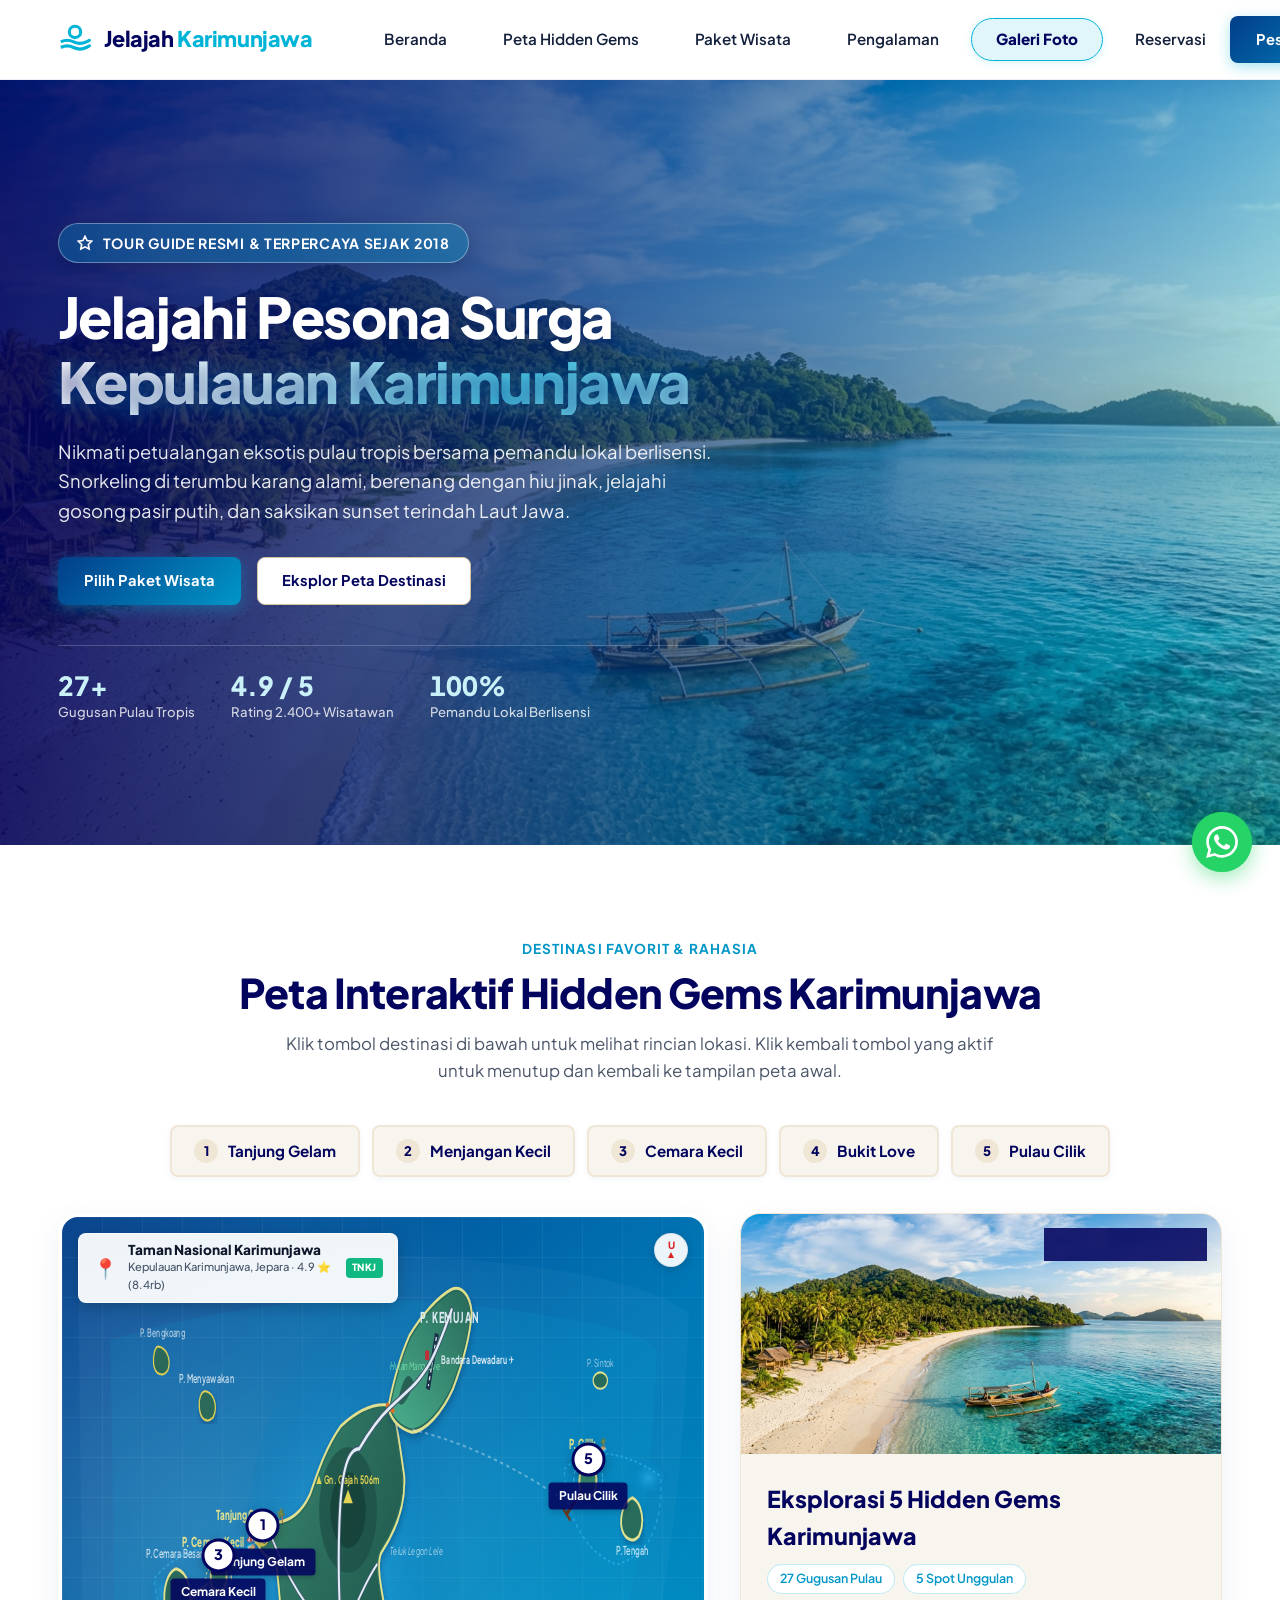
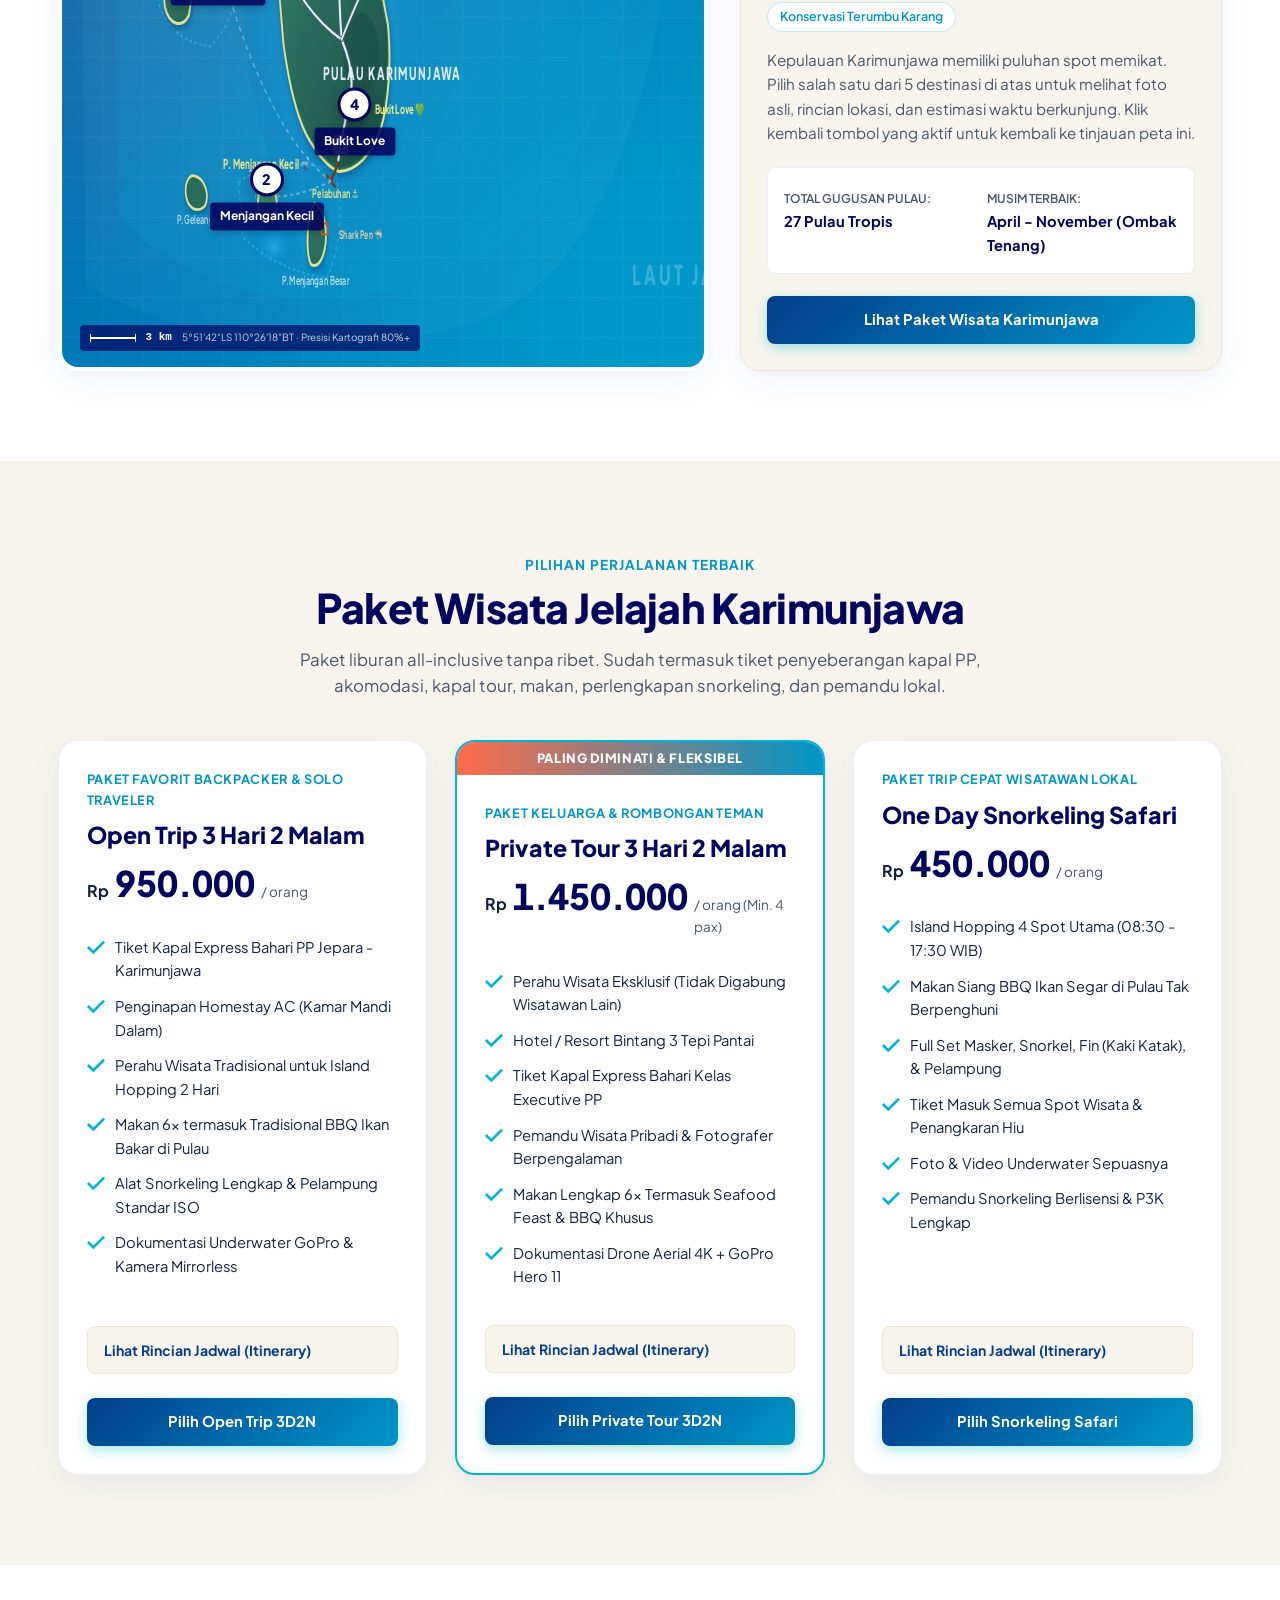
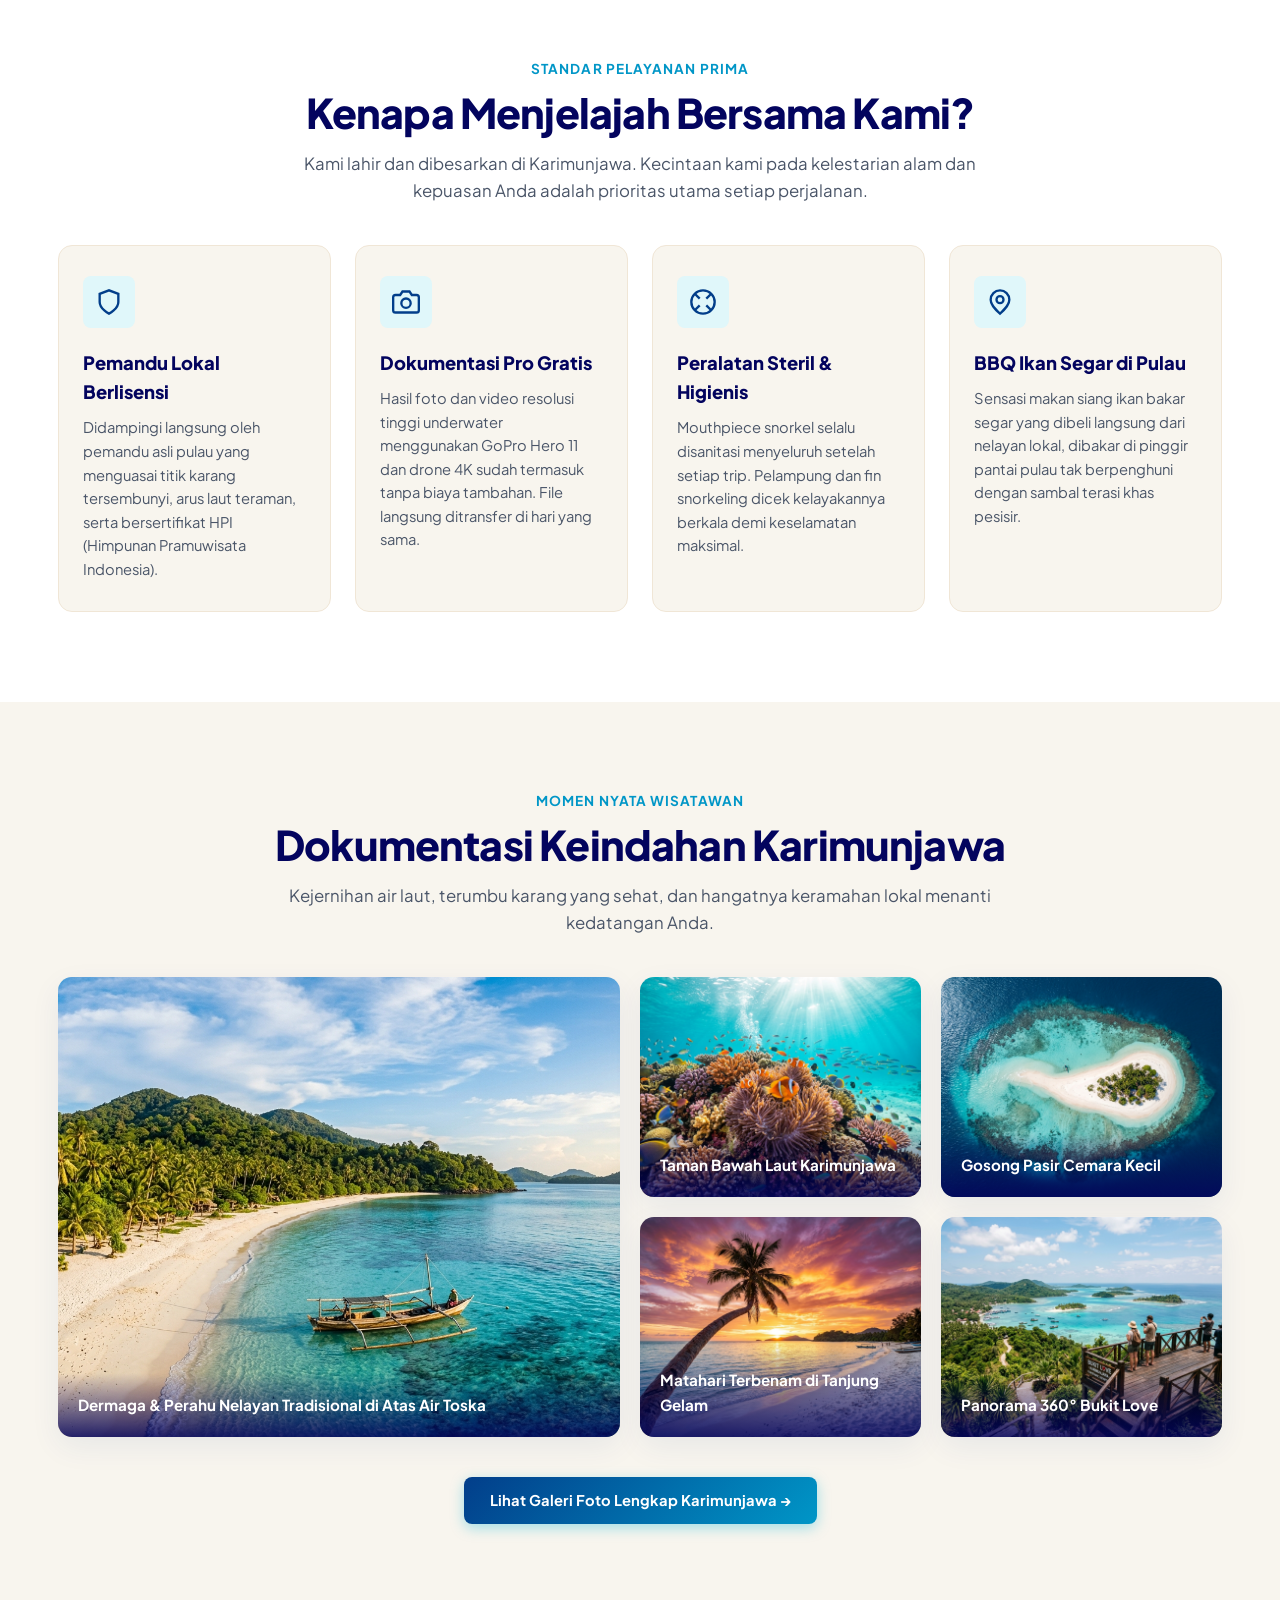
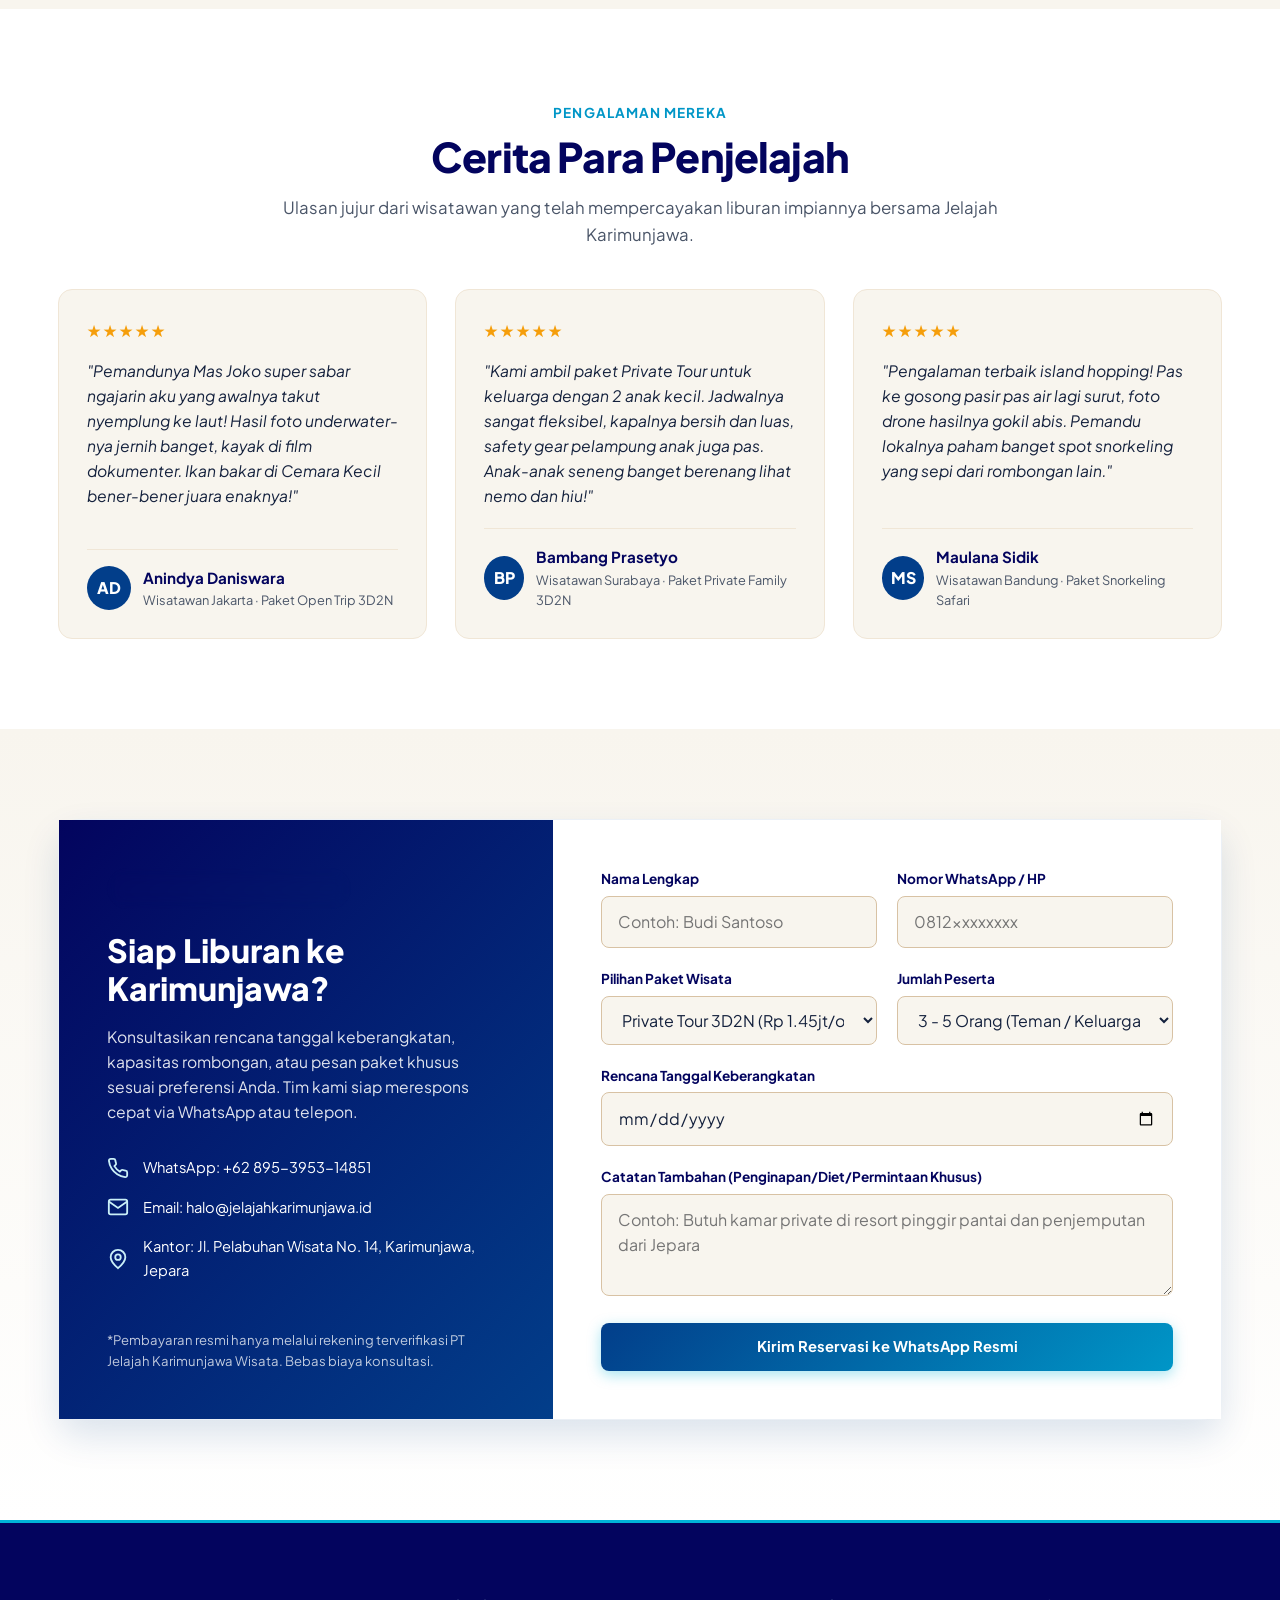
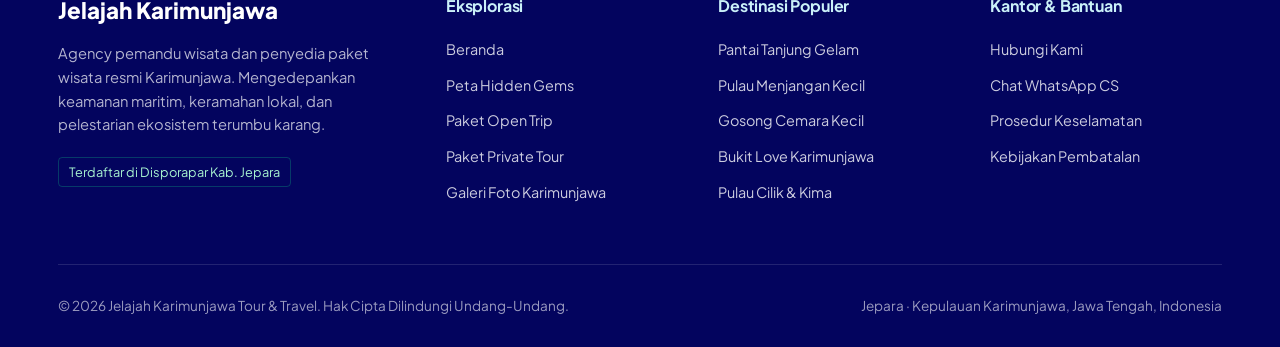
<file: index.html>
<!DOCTYPE html>
<html lang="id">

<head>
  <meta charset="UTF-8">
  <meta name="viewport" content="width=device-width, initial-scale=1.0">
  <title>Jelajah Karimunjawa | Pemandu Wisata & Open Trip Kepulauan Karimunjawa</title>
  <meta name="description"
    content="Pemandu wisata resmi Jelajah Karimunjawa. Nikmati island hopping, snorkeling terumbu karang, penangkaran hiu, sunset Tanjung Gelam, serta paket open trip dan private tour tropis terlengkap.">
  <link rel="preconnect" href="https://fonts.googleapis.com">
  <link rel="preconnect" href="https://fonts.gstatic.com" crossorigin>
  <link href="https://fonts.googleapis.com/css2?family=Plus+Jakarta+Sans:wght@400;500;600;700;800&display=swap"
    rel="stylesheet">
  <link rel="stylesheet" href="styles.css">
</head>

<body>

  <!-- Top Navigation Bar (Fixed with Drop-Shadow, Desktop Full-Width, Responsive CTA) -->
  <header class="navbar">
    <div class="container nav-container">
      <a href="#beranda" class="nav-brand">
        <svg class="brand-icon-svg" viewBox="0 0 24 24">
          <path d="M2 18c3-1.5 6-1.5 9 0s6 1.5 9 0 2-1 2-1" />
          <path d="M2 14c3-1.5 6-1.5 9 0s6 1.5 9 0 2-1 2-1" />
          <circle cx="12" cy="7" r="4" />
        </svg>
        <span>Jelajah <span class="brand-accent">Karimunjawa</span></span>
      </a>

      <!-- Pure CSS Hamburger Checkbox Trigger -->
      <input type="checkbox" id="nav-toggle" class="nav-toggle-checkbox" aria-label="Toggle navigation menu">
      <label for="nav-toggle" class="nav-toggle-label">
        <span class="hamburger-line"></span>
        <span class="hamburger-line"></span>
        <span class="hamburger-line"></span>
      </label>

      <!-- Navigation Menu (Desktop Flexbox / Mobile Drawer with CTA inside) -->
      <nav class="nav-menu">
        <a href="#beranda" class="nav-link">Beranda</a>
        <a href="#hidden-gems" class="nav-link">Peta Hidden Gems</a>
        <a href="#paket" class="nav-link">Paket Wisata</a>
        <a href="#keunggulan" class="nav-link">Pengalaman</a>
        <a href="gallery.html" class="nav-link nav-link-gallery">Galeri Foto</a>
        <a href="#reservasi" class="nav-link">Reservasi</a>

        <!-- CTA moved inside Hamburger Menu for Tablet and Mobile -->
        <div class="nav-mobile-cta">
          <a href="#reservasi" class="btn-primary">Pesan Sekarang</a>
        </div>
      </nav>

      <!-- Desktop-Only Primary Action at Navbar -->
      <div class="nav-desktop-actions">
        <a href="#reservasi" class="btn-primary">Pesan Sekarang</a>
      </div>
    </div>
  </header>

  <!-- Hero Section -->
  <section id="beranda" class="hero-section">
    <div class="hero-background-wrapper">
      <img src="images/hero.jpg" alt="Pemandangan Tropis Pulau Karimunjawa" class="hero-bg-img"
        referrerpolicy="no-referrer">
      <div class="hero-overlay-scrim"></div>
    </div>

    <div class="container">
      <div class="hero-content">
        <span class="hero-tag">
          <svg width="16" height="16" viewBox="0 0 24 24" fill="none" stroke="currentColor" stroke-width="2.5">
            <polygon
              points="12 2 15.09 8.26 22 9.27 17 14.14 18.18 21.02 12 17.77 5.82 21.02 7 14.14 2 9.27 8.91 8.26 12 2">
            </polygon>
          </svg>
          Tour Guide Resmi & Terpercaya Sejak 2018
        </span>
        <h1 class="hero-title">Jelajahi Pesona Surga <span>Kepulauan Karimunjawa</span></h1>
        <p class="hero-desc">
          Nikmati petualangan eksotis pulau tropis bersama pemandu lokal berlisensi. Snorkeling di terumbu karang alami,
          berenang dengan hiu jinak, jelajahi gosong pasir putih, dan saksikan sunset terindah Laut Jawa.
        </p>

        <div class="hero-buttons">
          <a href="#paket" class="btn-primary">Pilih Paket Wisata</a>
          <a href="#hidden-gems" class="btn-secondary">Eksplor Peta Destinasi</a>
        </div>

        <div class="hero-stats-strip">
          <div class="stat-item">
            <span class="stat-number">27+</span>
            <span class="stat-label">Gugusan Pulau Tropis</span>
          </div>
          <div class="stat-item">
            <span class="stat-number">4.9 / 5</span>
            <span class="stat-label">Rating 2.400+ Wisatawan</span>
          </div>
          <div class="stat-item">
            <span class="stat-number">100%</span>
            <span class="stat-label">Pemandu Lokal Berlisensi</span>
          </div>
        </div>
      </div>
    </div>
  </section>

  <!-- Interactive Map with Hidden Gems (Pure CSS Toggle: Click again returns to previous map) -->
  <section id="hidden-gems" class="gems-section">
    <div class="container">
      <div class="text-center">
        <span class="section-kicker">Destinasi Favorit & Rahasia</span>
        <h2 class="section-title">Peta Interaktif Hidden Gems Karimunjawa</h2>
        <p class="section-desc center-block">
          Klik tombol destinasi di bawah untuk melihat rincian lokasi. Klik kembali tombol yang aktif untuk menutup dan
          kembali ke tampilan peta awal.
        </p>
      </div>

      <!-- Hidden Radio Inputs for Pure CSS Map State -->
      <input type="radio" name="gem-select" id="gem-overview" class="gem-radio" checked>
      <input type="radio" name="gem-select" id="gem-tanjung" class="gem-radio">
      <input type="radio" name="gem-select" id="gem-menjangan" class="gem-radio">
      <input type="radio" name="gem-select" id="gem-cemara" class="gem-radio">
      <input type="radio" name="gem-select" id="gem-bukit" class="gem-radio">
      <input type="radio" name="gem-select" id="gem-cilik" class="gem-radio">

      <!-- 5 Prominent Fixed Buttons with Toggle Return Mechanism -->
      <div class="gem-selector-tabs">
        <!-- Button 1: Tanjung Gelam (Click again triggers gem-overview) -->
        <label for="gem-tanjung" class="gem-tab-label tab-tanjung-open">
          <span class="gem-tab-num">1</span>
          <span>Tanjung Gelam</span>
        </label>
        <label for="gem-overview" class="gem-tab-label tab-tanjung-close" title="Klik untuk kembali ke peta awal">
          <span class="gem-tab-num">1</span>
          <span>Tanjung Gelam</span>
        </label>

        <!-- Button 2: Menjangan Kecil -->
        <label for="gem-menjangan" class="gem-tab-label tab-menjangan-open">
          <span class="gem-tab-num">2</span>
          <span>Menjangan Kecil</span>
        </label>
        <label for="gem-overview" class="gem-tab-label tab-menjangan-close" title="Klik untuk kembali ke peta awal">
          <span class="gem-tab-num">2</span>
          <span>Menjangan Kecil</span>
        </label>

        <!-- Button 3: Cemara Kecil -->
        <label for="gem-cemara" class="gem-tab-label tab-cemara-open">
          <span class="gem-tab-num">3</span>
          <span>Cemara Kecil</span>
        </label>
        <label for="gem-overview" class="gem-tab-label tab-cemara-close" title="Klik untuk kembali ke peta awal">
          <span class="gem-tab-num">3</span>
          <span>Cemara Kecil</span>
        </label>

        <!-- Button 4: Bukit Love -->
        <label for="gem-bukit" class="gem-tab-label tab-bukit-open">
          <span class="gem-tab-num">4</span>
          <span>Bukit Love</span>
        </label>
        <label for="gem-overview" class="gem-tab-label tab-bukit-close" title="Klik untuk kembali ke peta awal">
          <span class="gem-tab-num">4</span>
          <span>Bukit Love</span>
        </label>

        <!-- Button 5: Pulau Cilik -->
        <label for="gem-cilik" class="gem-tab-label tab-cilik-open">
          <span class="gem-tab-num">5</span>
          <span>Pulau Cilik</span>
        </label>
        <label for="gem-overview" class="gem-tab-label tab-cilik-close" title="Klik untuk kembali ke peta awal">
          <span class="gem-tab-num">5</span>
          <span>Pulau Cilik</span>
        </label>
      </div>

      <div class="gems-interactive-container">
        <!-- Interactive Realistic Map Canvas (Google Maps Cartography 80%+ Accuracy) -->
        <div class="map-canvas-card">
          <div class="map-grid-overlay"></div>

          <!-- Archipelago Vector Graphic Representation (80%+ Realistic Island Geometries) -->
          <svg class="map-archipelago-svg" viewBox="0 0 800 550" preserveAspectRatio="none">
            <defs>
              <!-- Bathymetry Gradients -->
              <radialGradient id="lagoon-karimun" cx="40%" cy="50%" r="55%">
                <stop offset="0%" stop-color="#38bdf8" stop-opacity="0.5" />
                <stop offset="65%" stop-color="#0284c7" stop-opacity="0.25" />
                <stop offset="100%" stop-color="#0369a1" stop-opacity="0" />
              </radialGradient>
              <radialGradient id="lagoon-cilik" cx="80%" cy="35%" r="20%">
                <stop offset="0%" stop-color="#38bdf8" stop-opacity="0.6" />
                <stop offset="60%" stop-color="#0284c7" stop-opacity="0.25" />
                <stop offset="100%" stop-color="#0369a1" stop-opacity="0" />
              </radialGradient>
              <radialGradient id="lagoon-menjangan" cx="35%" cy="78%" r="22%">
                <stop offset="0%" stop-color="#38bdf8" stop-opacity="0.65" />
                <stop offset="65%" stop-color="#0284c7" stop-opacity="0.2" />
                <stop offset="100%" stop-color="#0369a1" stop-opacity="0" />
              </radialGradient>
              <radialGradient id="lagoon-cemara" cx="20%" cy="50%" r="22%">
                <stop offset="0%" stop-color="#38bdf8" stop-opacity="0.6" />
                <stop offset="60%" stop-color="#0284c7" stop-opacity="0.2" />
                <stop offset="100%" stop-color="#0369a1" stop-opacity="0" />
              </radialGradient>

              <!-- Land Topography Gradient -->
              <linearGradient id="karimun-land" x1="0%" y1="0%" x2="100%" y2="100%">
                <stop offset="0%" stop-color="#40916c" />
                <stop offset="45%" stop-color="#2d6a4f" />
                <stop offset="100%" stop-color="#1b4332" />
              </linearGradient>
              <linearGradient id="kemujan-land" x1="0%" y1="100%" x2="100%" y2="0%">
                <stop offset="0%" stop-color="#52b788" />
                <stop offset="100%" stop-color="#2d6a4f" />
              </linearGradient>

              <!-- Island Dropshadow -->
              <filter id="island-shadow" x="-8%" y="-8%" width="120%" height="120%">
                <feDropShadow dx="1" dy="3" stdDeviation="3" flood-color="#022a5e" flood-opacity="0.45" />
              </filter>
            </defs>

            <!-- 1. Deep Ocean Java Sea Bathymetric Layer -->
            <path d="M 20 50 Q 250 20 480 30 T 780 70 Q 760 480 500 520 T 30 490 Z" fill="rgba(255, 255, 255, 0.04)" />
            <path d="M 60 90 Q 280 50 510 65 T 740 100 Q 720 440 470 485 T 70 440 Z" fill="rgba(0, 180, 216, 0.12)" />

            <!-- 2. Coral Reef & Shallow Lagoon Shelf Around Island Clusters (Turquoise Google Maps Shallows) -->
            <!-- Main Island Reef Shelf -->
            <ellipse cx="370" cy="270" rx="145" ry="195" fill="url(#lagoon-karimun)" />
            <!-- Menjangan Archipelago Reef Shelf -->
            <ellipse cx="285" cy="435" rx="72" ry="48" fill="url(#lagoon-menjangan)" />
            <path d="M 220 415 Q 260 395 340 405 Q 355 450 330 485 Q 270 480 225 455 Z" fill="none" stroke="#38bdf8"
              stroke-dasharray="3,3" stroke-width="1.5" opacity="0.6" />
            <!-- Cemara Sandbank Reef Shelf -->
            <ellipse cx="170" cy="275" rx="65" ry="42" fill="url(#lagoon-cemara)" />
            <path d="M 115 265 Q 160 235 220 245 Q 225 290 185 315 Q 120 310 115 265 Z" fill="none" stroke="#38bdf8"
              stroke-dasharray="3,3" stroke-width="1.5" opacity="0.6" />
            <!-- East Atolls Reef Shelf (Pulau Cilik & Tengah) -->
            <ellipse cx="685" cy="205" rx="75" ry="45" fill="url(#lagoon-cilik)" />
            <path d="M 625 185 Q 670 160 745 190 Q 750 245 690 255 Q 630 240 625 185 Z" fill="none" stroke="#38bdf8"
              stroke-dasharray="3,3" stroke-width="1.5" opacity="0.6" />

            <!-- 3. Real Archipelago Islands (Realistic Geographies) -->
            <!-- PULAU BENGKOANG & MENYAWAKAN (Northwest Outposts) -->
            <g id="nw-islands">
              <path d="M 120 95 C 130 96, 136 104, 132 112 C 126 118, 116 116, 114 108 C 113 101, 116 95, 120 95 Z"
                fill="#2d6a4f" stroke="#fde047" stroke-width="1.5" />
              <text x="125" y="88" fill="rgba(255,255,255,0.7)" font-size="8.5" font-weight="600"
                text-anchor="middle">P. Bengkoang</text>
              <!-- Pulau Menyawakan (Kura Kura Resort) -->
              <path d="M 180 128 C 190 130, 194 140, 188 147 C 180 152, 172 148, 171 140 C 170 132, 174 127, 180 128 Z"
                fill="#2d6a4f" stroke="#fde047" stroke-width="1.5" filter="url(#island-shadow)" />
              <text x="180" y="122" fill="rgba(255,255,255,0.85)" font-size="9" font-weight="600"
                text-anchor="middle">P. Menyawakan</text>
            </g>

            <!-- PULAU GELEANG (West-Southwest) -->
            <g id="isle-geleang">
              <path d="M 165 410 C 178 412, 184 424, 178 432 C 168 438, 156 434, 154 423 C 153 414, 159 409, 165 410 Z"
                fill="#2d6a4f" stroke="#fef08a" stroke-width="2" filter="url(#island-shadow)" />
              <text x="166" y="445" fill="rgba(255,255,255,0.8)" font-size="9" font-weight="600" text-anchor="middle">P.
                Geleang</text>
            </g>

            <!-- PULAU CEMARA BESAR & PULAU CEMARA KECIL (West) -->
            <g id="isles-cemara">
              <!-- Pulau Cemara Besar (Kidney/Crescent shaped lush island) -->
              <path d="M 142 258 C 156 260, 164 274, 158 292 C 150 302, 134 300, 128 286 C 125 272, 132 260, 142 258 Z"
                fill="#2d6a4f" stroke="#fef08a" stroke-width="2.2" filter="url(#island-shadow)" />
              <text x="140" y="250" fill="rgba(255,255,255,0.85)" font-size="9" font-weight="600"
                text-anchor="middle">P. Cemara Besar</text>

              <!-- Pulau Cemara Kecil (Sandbar & Destination #3) -->
              <!-- Sandy spit extending between Cemara Besar and Cemara Kecil -->
              <path d="M 185 268 Q 172 276 160 282 Q 170 270 185 268" fill="#fef08a" opacity="0.9" />
              <path d="M 195 250 C 204 253, 208 264, 202 272 C 196 277, 188 276, 185 268 C 184 260, 189 252, 195 250 Z"
                fill="#40916c" stroke="#fef08a" stroke-width="2.5" filter="url(#island-shadow)" />
              <!-- Sandbar halo -->
              <ellipse cx="195" cy="265" rx="16" ry="10" fill="none" stroke="#fef08a" stroke-dasharray="2,2"
                stroke-width="1.2" />
              <text x="195" y="242" fill="#fef08a" font-size="10" font-weight="800" text-anchor="middle">P. Cemara Kecil
                🏖️</text>
            </g>

            <!-- PULAU MENJANGAN BESAR & MENJANGAN KECIL (South) -->
            <g id="isles-menjangan">
              <!-- Pulau Menjangan Besar (Elongated North-South with Shark Pen) -->
              <path d="M 314 430 C 324 432, 330 445, 328 460 C 325 472, 318 478, 310 475 C 304 468, 305 450, 308 438 Z"
                fill="#2d6a4f" stroke="#fef08a" stroke-width="2.2" filter="url(#island-shadow)" />
              <!-- Shark Pen (Penangkaran Hiu) Floating Enclosure -->
              <rect x="323" y="445" width="8" height="8" fill="none" stroke="#ea580c" stroke-width="1.5" />
              <text x="345" y="456" fill="#fed7aa" font-size="8.5" font-weight="700">Shark Pen 🦈</text>
              <text x="316" y="490" fill="rgba(255,255,255,0.85)" font-size="9" font-weight="600"
                text-anchor="middle">P. Menjangan Besar</text>

              <!-- Pulau Menjangan Kecil (Destination #2) -->
              <path d="M 255 414 C 265 418, 270 428, 266 438 C 260 445, 250 444, 245 436 C 242 426, 246 416, 255 414 Z"
                fill="#40916c" stroke="#fef08a" stroke-width="2.5" filter="url(#island-shadow)" />
              <circle cx="255" cy="425" r="14" fill="none" stroke="#38bdf8" stroke-dasharray="3,3" stroke-width="1.5" />
              <text x="255" y="405" fill="#fef08a" font-size="10" font-weight="800" text-anchor="middle">P. Menjangan
                Kecil 🤿</text>
            </g>

            <!-- MAIN LANDMASS: PULAU KARIMUNJAWA & PULAU KEMUJAN (Real Google Maps Island Silhouette) -->
            <g id="main-karimunjawa-kemujan">
              <!-- 1. Sandy Beach Rim for Karimunjawa (Stroke creates realistic coastal sand border) -->
              <path
                d="M 345 405 C 332 402, 318 392, 305 378 C 292 362, 284 340, 278 315 C 274 290, 272 268, 268 252 C 260 250, 246 244, 245 237 C 246 230, 256 227, 268 226 C 282 225, 298 220, 310 205 C 320 188, 330 170, 348 155 C 368 144, 388 138, 408 140 C 414 148, 418 165, 424 190 C 426 210, 415 228, 396 245 C 388 255, 396 275, 404 300 C 408 325, 405 355, 395 375 C 384 392, 368 404, 345 405 Z"
                fill="#fef08a" stroke="#fef08a" stroke-width="6" stroke-linejoin="round" filter="url(#island-shadow)" />

              <!-- 2. Main Landmass Fill for Pulau Karimunjawa -->
              <path
                d="M 345 405 C 332 402, 318 392, 305 378 C 292 362, 284 340, 278 315 C 274 290, 272 268, 268 252 C 260 250, 246 244, 245 237 C 246 230, 256 227, 268 226 C 282 225, 298 220, 310 205 C 320 188, 330 170, 348 155 C 368 144, 388 138, 408 140 C 414 148, 418 165, 424 190 C 426 210, 415 228, 396 245 C 388 255, 396 275, 404 300 C 408 325, 405 355, 395 375 C 384 392, 368 404, 345 405 Z"
                fill="url(#karimun-land)" stroke="#2d6a4f" stroke-width="1.5" stroke-linejoin="round" />

              <!-- Interior Mountain Topography: Gunung Gajah (506m) -->
              <ellipse cx="356" cy="215" rx="36" ry="46" fill="#1b4332" opacity="0.6" />
              <ellipse cx="356" cy="215" rx="22" ry="28" fill="#0d2818" opacity="0.5" />
              <path d="M 356 200 L 362 210 L 350 210 Z" fill="#fde047" />
              <text x="356" y="196" fill="#fde047" font-size="8.5" font-weight="700" text-anchor="middle">▲ Gn. Gajah
                506m</text>

              <!-- Interior Mountain Topography: Bukit Joko Tuwo & Bukit Bendera -->
              <ellipse cx="372" cy="320" rx="22" ry="30" fill="#1b4332" opacity="0.5" />

              <!-- Destination #4: Bukit Love Overlooking Town -->
              <circle cx="365" cy="370" r="10" fill="#1b4332" opacity="0.75" />
              <text x="390" y="365" fill="#fef08a" font-size="9.5" font-weight="800">Bukit Love 💚</text>

              <!-- Destination #1: Tanjung Gelam (Iconic Hooked Cape & Coconut Palms) -->
              <text x="235" y="222" fill="#fef08a" font-size="10" font-weight="800" text-anchor="middle">Tanjung Gelam
                🌴</text>
              <ellipse cx="248" cy="236" rx="9" ry="6" fill="#fde047" />

              <!-- Teluk Legon Lele Bay Label -->
              <text x="408" y="248" fill="rgba(255,255,255,0.75)" font-size="8" class="map-label-italic">Teluk Legon
                Lele</text>

              <!-- Karimunjawa Town Settlement Footprint & Port -->
              <rect x="338" y="380" width="18" height="14" rx="2" fill="#fed7aa" opacity="0.85" />
              <!-- Pelabuhan Pier (Dermaga Wisata / Kartini) -->
              <line x1="344" y1="400" x2="335" y2="414" stroke="#78350f" stroke-width="3" stroke-linecap="round" />
              <line x1="330" y1="410" x2="340" y2="418" stroke="#78350f" stroke-width="2.5" stroke-linecap="round" />
              <text x="340" y="426" fill="#fef08a" font-size="9" font-weight="700" text-anchor="middle">Pelabuhan
                ⚓</text>

              <!-- 3. PULAU KEMUJAN (Attached to Northeast via Mangrove Creek) -->
              <!-- Kemujan Sandy Beach Rim -->
              <path
                d="M 408 140 C 414 122, 422 104, 434 88 C 450 72, 470 60, 485 55 C 496 52, 506 58, 508 70 C 506 88, 496 108, 485 125 C 472 142, 452 155, 436 156 C 422 154, 412 148, 408 140 Z"
                fill="#fef08a" stroke="#fef08a" stroke-width="6" stroke-linejoin="round" filter="url(#island-shadow)" />
              <!-- Kemujan Landmass -->
              <path
                d="M 408 140 C 414 122, 422 104, 434 88 C 450 72, 470 60, 485 55 C 496 52, 506 58, 508 70 C 506 88, 496 108, 485 125 C 472 142, 452 155, 436 156 C 422 154, 412 148, 408 140 Z"
                fill="url(#kemujan-land)" stroke="#2d6a4f" stroke-width="1.5" stroke-linejoin="round" />

              <!-- Bandara Dewadaru (KWB) Airport Runway (True 01/19 orientation) -->
              <g id="dewadaru-runway">
                <line x1="466" y1="88" x2="456" y2="124" stroke="#1e293b" stroke-width="5" stroke-linecap="square" />
                <line x1="466" y1="88" x2="456" y2="124" stroke="#ffffff" stroke-width="1.5" stroke-dasharray="3,3" />
                <rect x="452" y="98" width="5" height="7" fill="#dc2626" />
                <text x="472" y="108" fill="#f8fafc" font-size="8.5" font-weight="700">Bandara Dewadaru ✈️</text>
              </g>

              <!-- Mangrove Conservation Forest in Kemujan -->
              <path d="M 418 135 C 424 120, 430 110, 438 122 C 430 135, 422 142, 418 135 Z" fill="#1b4332"
                opacity="0.7" />
              <text x="408" y="112" fill="#86efac" font-size="8" class="map-label-italic">Hutan Mangrove</text>
              <!-- Jembatan Kemujan (Mrican Bridge) -->
              <line x1="405" y1="138" x2="412" y2="142" stroke="#f97316" stroke-width="4" stroke-linecap="round" />
            </g>

            <!-- 4. REAL MAIN ROAD NETWORK (Jalan Raya Karimunjawa-Kemujan in Google Maps Casing Style) -->
            <g id="gmaps-roads">
              <!-- Outer Gray Casing -->
              <path
                d="M 344 398 Q 350 375 358 355 T 348 310 Q 342 260 346 215 T 370 170 Q 390 150 408 140 T 435 125 T 455 110 T 485 68"
                stroke="#475569" stroke-width="4.5" fill="none" stroke-linecap="round" stroke-linejoin="round" />
              <!-- Inner White Fill -->
              <path
                d="M 344 398 Q 350 375 358 355 T 348 310 Q 342 260 346 215 T 370 170 Q 390 150 408 140 T 435 125 T 455 110 T 485 68"
                stroke="#ffffff" stroke-width="2.5" fill="none" stroke-linecap="round" stroke-linejoin="round" />

              <!-- Branch Road to Tanjung Gelam -->
              <path d="M 348 310 Q 300 290 268 245 T 252 238" stroke="#475569" stroke-width="3.5" fill="none"
                stroke-linecap="round" />
              <path d="M 348 310 Q 300 290 268 245 T 252 238" stroke="#ffffff" stroke-width="2" fill="none"
                stroke-linecap="round" />

              <!-- Branch Road to Teluk Legon Lele -->
              <path d="M 348 310 Q 375 270 392 255" stroke="#475569" stroke-width="3.5" fill="none"
                stroke-linecap="round" />
              <path d="M 348 310 Q 375 270 392 255" stroke="#ffffff" stroke-width="2" fill="none"
                stroke-linecap="round" />
            </g>

            <!-- 5. EAST ATOLLS: PULAU CILIK & PULAU TENGAH (Destination #5) -->
            <g id="isles-east">
              <!-- Pulau Sintok (North-East) -->
              <ellipse cx="670" cy="120" rx="9" ry="6" fill="#2d6a4f" stroke="#fef08a" stroke-width="1.5" />
              <text x="670" y="110" fill="rgba(255,255,255,0.75)" font-size="8" text-anchor="middle">P. Sintok</text>

              <!-- Pulau Tengah -->
              <path d="M 710 206 C 722 210, 726 224, 718 234 C 710 240, 698 236, 696 226 C 695 215, 702 208, 710 206 Z"
                fill="#2d6a4f" stroke="#fef08a" stroke-width="2.2" filter="url(#island-shadow)" />
              <text x="710" y="248" fill="rgba(255,255,255,0.85)" font-size="9" font-weight="600"
                text-anchor="middle">P. Tengah</text>

              <!-- Pulau Cilik (Destination #5) with Iconic Long Wooden Jetty Pier -->
              <path d="M 655 178 C 665 182, 668 194, 662 203 C 655 209, 646 207, 644 198 C 643 188, 648 180, 655 178 Z"
                fill="#40916c" stroke="#fef08a" stroke-width="2.5" filter="url(#island-shadow)" />
              <!-- Iconic Long Wooden Jetty Pier of Pulau Cilik -->
              <line x1="646" y1="202" x2="628" y2="218" stroke="#78350f" stroke-width="3" stroke-linecap="round" />
              <line x1="624" y1="214" x2="632" y2="222" stroke="#78350f" stroke-width="2.5" stroke-linecap="round" />
              <ellipse cx="655" cy="192" rx="18" ry="14" fill="none" stroke="#38bdf8" stroke-dasharray="3,3"
                stroke-width="1.5" />
              <text x="655" y="170" fill="#fef08a" font-size="10" font-weight="800" text-anchor="middle">P. Cilik
                🏝️</text>
            </g>

            <!-- 6. BOAT NAVIGATION EXPEDITION ROUTES (Jalur Laut Wisata) -->
            <g id="boat-routes" stroke="rgba(255,255,255,0.4)" stroke-dasharray="4,4" stroke-width="1.5" fill="none">
              <!-- Route to Menjangan Kecil -->
              <path d="M 335 414 Q 295 425 268 425" />
              <!-- Route to Cemara Kecil -->
              <path d="M 335 414 Q 260 380 205 272" />
              <!-- Route to Tanjung Gelam -->
              <path d="M 205 272 Q 220 242 246 238" />
              <!-- Route to Pulau Cilik & Tengah -->
              <path d="M 436 156 Q 535 170 635 212" />
            </g>

            <!-- 7. CARTOGRAPHIC LABELS (Google Maps Clean Font Styles) -->
            <text x="325" y="340" fill="#ffffff" font-size="13" font-weight="900" letter-spacing="1.5"
              opacity="0.95">PULAU KARIMUNJAWA</text>
            <text x="445" y="78" fill="#ffffff" font-size="11" font-weight="800" letter-spacing="1" opacity="0.95">P.
              KEMUJAN</text>
            <text x="710" y="490" fill="rgba(255,255,255,0.25)" font-size="20" font-weight="900" letter-spacing="4">LAUT
              JAWA</text>
          </svg>

          <!-- Google Maps UI Chrome Overlays (80%+ Real Google Maps Feel) -->
          <!-- 1. Top-Left Floating Google Maps Search & Info Card -->
          <div class="gmaps-search-card">
            <span class="gmaps-search-pin">📍</span>
            <div class="gmaps-search-info">
              <span class="gmaps-search-name">Taman Nasional Karimunjawa</span>
              <span class="gmaps-search-meta">Kepulauan Karimunjawa, Jepara · 4.9 ⭐ (8.4rb)</span>
            </div>
            <span class="gmaps-search-badge">TNKJ</span>
          </div>

          <!-- Top-Right Compass Orientation Indicator -->
          <div class="gmaps-compass" title="Arah Utara">
            <span class="compass-n">U</span>
            <div class="compass-arrow"></div>
          </div>

          <!-- 4. Bottom-Left Scale Bar & Real Geodetic Attribution -->
          <div class="gmaps-scale-bar">
            <div class="gmaps-ruler">
              <span class="gmaps-ruler-tick"></span>
              <span class="gmaps-ruler-bar"></span>
              <span class="gmaps-ruler-tick"></span>
            </div>
            <span class="gmaps-ruler-label">3 km</span>
            <span class="gmaps-attribution">5°51'42"LS 110°26'18"BT · Presisi Kartografi 80%+</span>
          </div>

          <!-- Interactive Pins Layer with Toggle Return Functionality -->
          <div class="map-pins-layer">
            <!-- Pin 1: Tanjung Gelam (Open & Close toggle) -->
            <label for="gem-tanjung" class="map-pin pin-1 pin-1-open" title="Lihat Pantai Tanjung Gelam">
              <span class="pin-marker">1</span>
              <span class="pin-title">Tanjung Gelam</span>
            </label>
            <label for="gem-overview" class="map-pin pin-1 pin-1-close" title="Klik untuk kembali ke peta awal">
              <span class="pin-marker">1</span>
              <span class="pin-title">Tanjung Gelam</span>
            </label>

            <!-- Pin 2: Menjangan Kecil -->
            <label for="gem-menjangan" class="map-pin pin-2 pin-2-open" title="Lihat Penangkaran Hiu Menjangan Kecil">
              <span class="pin-marker">2</span>
              <span class="pin-title">Menjangan Kecil</span>
            </label>
            <label for="gem-overview" class="map-pin pin-2 pin-2-close" title="Klik untuk kembali ke peta awal">
              <span class="pin-marker">2</span>
              <span class="pin-title">Menjangan Kecil</span>
            </label>

            <!-- Pin 3: Cemara Kecil -->
            <label for="gem-cemara" class="map-pin pin-3 pin-3-open" title="Lihat Pulau Cemara Kecil">
              <span class="pin-marker">3</span>
              <span class="pin-title">Cemara Kecil</span>
            </label>
            <label for="gem-overview" class="map-pin pin-3 pin-3-close" title="Klik untuk kembali ke peta awal">
              <span class="pin-marker">3</span>
              <span class="pin-title">Cemara Kecil</span>
            </label>

            <!-- Pin 4: Bukit Love -->
            <label for="gem-bukit" class="map-pin pin-4 pin-4-open" title="Lihat Bukit Love">
              <span class="pin-marker">4</span>
              <span class="pin-title">Bukit Love</span>
            </label>
            <label for="gem-overview" class="map-pin pin-4 pin-4-close" title="Klik untuk kembali ke peta awal">
              <span class="pin-marker">4</span>
              <span class="pin-title">Bukit Love</span>
            </label>

            <!-- Pin 5: Pulau Cilik -->
            <label for="gem-cilik" class="map-pin pin-5 pin-5-open" title="Lihat Pulau Cilik">
              <span class="pin-marker">5</span>
              <span class="pin-title">Pulau Cilik</span>
            </label>
            <label for="gem-overview" class="map-pin pin-5 pin-5-close" title="Klik untuk kembali ke peta awal">
              <span class="pin-marker">5</span>
              <span class="pin-title">Pulau Cilik</span>
            </label>
          </div>
        </div>

        <!-- Interactive Gem Details Presentation -->
        <div class="gem-details-column">
          <!-- Card 0: Default Overview State Card (Shown initially or after closing a gem) -->
          <article class="gem-card card-overview">
            <div class="gem-card-img-wrapper">
              <img src="images/hero.jpg" alt="Peta Tinjauan Kepulauan Karimunjawa" class="gem-card-img"
                referrerpolicy="no-referrer">
              <span class="gem-card-badge">Peta Tinjauan Lengkap</span>
            </div>
            <div class="gem-card-body">
              <div>
                <h3 class="gem-title">Eksplorasi 5 Hidden Gems Karimunjawa</h3>
                <div class="gem-highlight-list">
                  <span class="gem-pill">27 Gugusan Pulau</span>
                  <span class="gem-pill">5 Spot Unggulan</span>
                  <span class="gem-pill">Konservasi Terumbu Karang</span>
                </div>
                <p class="gem-desc">
                  Kepulauan Karimunjawa memiliki puluhan spot memikat. Pilih salah satu dari 5 destinasi di atas untuk
                  melihat foto asli, rincian lokasi, dan estimasi waktu berkunjung. Klik kembali tombol yang aktif untuk
                  kembali ke tinjauan peta ini.
                </p>
              </div>

              <div class="gem-meta-grid">
                <div>
                  <span class="gem-meta-item-label">Total Gugusan Pulau:</span>
                  <div class="gem-meta-item-val">27 Pulau Tropis</div>
                </div>
                <div>
                  <span class="gem-meta-item-label">Musim Terbaik:</span>
                  <div class="gem-meta-item-val">April - November (Ombak Tenang)</div>
                </div>
              </div>

              <a href="#paket" class="btn-primary btn-full">Lihat Paket Wisata Karimunjawa</a>
            </div>
          </article>

          <!-- Card 1: Pantai Tanjung Gelam -->
          <article class="gem-card card-tanjung">
            <div class="gem-card-img-wrapper">
              <img src="images/sunset.jpg" alt="Pantai Tanjung Gelam saat Matahari Terbenam" class="gem-card-img"
                referrerpolicy="no-referrer">
              <span class="gem-card-badge">Golden Sunset Spot</span>
            </div>
            <div class="gem-card-body">
              <div>
                <h3 class="gem-title">Pantai Tanjung Gelam</h3>
                <div class="gem-highlight-list">
                  <span class="gem-pill">Kelapa Miring Ikonik</span>
                  <span class="gem-pill">Pasir Putih Sehalus Tepung</span>
                  <span class="gem-pill">Kuliner Kelapa Muda</span>
                </div>
                <p class="gem-desc">
                  Terkenal dengan formasi pohon kelapa miring yang menghadap langsung ke lautan luas. Tanjung Gelam
                  adalah puncak penutup hari terbaik untuk menikmati gradasi jingga sunset Laut Jawa sambil menyeruput
                  kelapa muda segar.
                </p>
              </div>

              <div class="gem-meta-grid">
                <div>
                  <span class="gem-meta-item-label">Waktu Terbaik:</span>
                  <div class="gem-meta-item-val">16:30 - 18:00 WIB</div>
                </div>
                <div>
                  <span class="gem-meta-item-label">Akses Perjalanan:</span>
                  <div class="gem-meta-item-val">25 Menit Jalur Darat/Laut</div>
                </div>
              </div>

              <a href="#reservasi" class="btn-primary btn-full">Kunjungi Destinasi Ini</a>
            </div>
          </article>

          <!-- Card 2: Pulau Menjangan Kecil -->
          <article class="gem-card card-menjangan">
            <div class="gem-card-img-wrapper">
              <img src="images/snorkeling.jpg" alt="Snorkeling dan Penangkaran Hiu Menjangan Kecil" class="gem-card-img"
                referrerpolicy="no-referrer">
              <span class="gem-card-badge">Sanctuary & Reef</span>
            </div>
            <div class="gem-card-body">
              <div>
                <h3 class="gem-title">Pulau Menjangan Kecil</h3>
                <div class="gem-highlight-list">
                  <span class="gem-pill">Berenang Bareng Hiu</span>
                  <span class="gem-pill">Spot Terumbu Karang Kima</span>
                  <span class="gem-pill">Pemberian Makan Ikan</span>
                </div>
                <p class="gem-desc">
                  Pusat konservasi hiu sirip hitam (blacktip reef shark) yang ramah wisatawan. Anda dapat merasakan
                  sensasi berenang langsung di kolam hiu alami dengan dampingan pemandu bersertifikasi keselamatan.
                </p>
              </div>

              <div class="gem-meta-grid">
                <div>
                  <span class="gem-meta-item-label">Waktu Terbaik:</span>
                  <div class="gem-meta-item-val">09:00 - 14:00 WIB</div>
                </div>
                <div>
                  <span class="gem-meta-item-label">Akses Perahu Wisata:</span>
                  <div class="gem-meta-item-val">20 Menit dari Dermaga Wisata</div>
                </div>
              </div>

              <a href="#reservasi" class="btn-primary btn-full">Kunjungi Destinasi Ini</a>
            </div>
          </article>

          <!-- Card 3: Pulau Cemara Kecil -->
          <article class="gem-card card-cemara">
            <div class="gem-card-img-wrapper">
              <img src="images/sandbar.jpg" alt="Pulau Cemara Kecil dan Gosong Pasir Timbul" class="gem-card-img"
                referrerpolicy="no-referrer">
              <span class="gem-card-badge">Laguna Turquoise</span>
            </div>
            <div class="gem-card-body">
              <div>
                <h3 class="gem-title">Pulau Cemara Kecil & Gosong Pasir</h3>
                <div class="gem-highlight-list">
                  <span class="gem-pill">Pasir Timbul di Tengah Laut</span>
                  <span class="gem-pill">Makan Siang BBQ Ikan Bakar</span>
                  <span class="gem-pill">Foto Drone Aesthetic</span>
                </div>
                <p class="gem-desc">
                  Pulau tak berpenghuni dengan air laut sejernih kaca kristal. Tempat favorit tim Jelajah Karimunjawa
                  untuk menyajikan santap siang ikan bakar segar bumbu khas nelayan Karimunjawa di bawah naungan pohon
                  cemara laut.
                </p>
              </div>

              <div class="gem-meta-grid">
                <div>
                  <span class="gem-meta-item-label">Waktu Terbaik:</span>
                  <div class="gem-meta-item-val">11:00 - 14:00 WIB (Surut)</div>
                </div>
                <div>
                  <span class="gem-meta-item-label">Akses Perahu Wisata:</span>
                  <div class="gem-meta-item-val">35 Menit dari Karimunjawa</div>
                </div>
              </div>

              <a href="#reservasi" class="btn-primary btn-full">Kunjungi Destinasi Ini</a>
            </div>
          </article>

          <!-- Card 4: Bukit Love & Bukit Joko Tuwo -->
          <article class="gem-card card-bukit">
            <div class="gem-card-img-wrapper">
              <img src="images/bukit_love.jpg" alt="Panorama Bukit Love Menghadap Lautan" class="gem-card-img"
                referrerpolicy="no-referrer">
              <span class="gem-card-badge">Panoramic 360°</span>
            </div>
            <div class="gem-card-body">
              <div>
                <h3 class="gem-title">Bukit Love & Panorama Samudra</h3>
                <div class="gem-highlight-list">
                  <span class="gem-pill">Pemandangan Seluruh Gugusan Pulau</span>
                  <span class="gem-pill">Monumen Ikonik KARIMUNJAWA</span>
                  <span class="gem-pill">Cafe Sunset Santai</span>
                </div>
                <p class="gem-desc">
                  Berdiri di ketinggian bukit dan nikmati cakrawala Laut Jawa dari sudut terbaik. Dari sini terlihat
                  jelas gradasi warna air laut biru tua, turquoise, hingga toska terang yang melingkari pulau-pulau
                  kecil.
                </p>
              </div>

              <div class="gem-meta-grid">
                <div>
                  <span class="gem-meta-item-label">Waktu Terbaik:</span>
                  <div class="gem-meta-item-val">06:00 (Sunrise) atau 16:30 (Sunset)</div>
                </div>
                <div>
                  <span class="gem-meta-item-label">Akses Perjalanan:</span>
                  <div class="gem-meta-item-val">10 Menit dari Pusat Alun-Alun</div>
                </div>
              </div>

              <a href="#reservasi" class="btn-primary btn-full">Kunjungi Destinasi Ini</a>
            </div>
          </article>

          <!-- Card 5: Pulau Cilik -->
          <article class="gem-card card-cilik">
            <div class="gem-card-img-wrapper">
              <img src="images/pulau_cilik.jpg" alt="Dermaga Kayu dan Terumbu Karang Pulau Cilik" class="gem-card-img"
                referrerpolicy="no-referrer">
              <span class="gem-card-badge">Nemo Coral Garden</span>
            </div>
            <div class="gem-card-body">
              <div>
                <h3 class="gem-title">Pulau Cilik & Karang Kima</h3>
                <div class="gem-highlight-list">
                  <span class="gem-pill">Habitat Ikan Badut (Nemo)</span>
                  <span class="gem-pill">Dermaga Kayu Estetik</span>
                  <span class="gem-pill">Terumbu Karang Kipas</span>
                </div>
                <p class="gem-desc">
                  Terletak di bagian timur kepulauan, Pulau Cilik memiliki keanekaragaman hayati laut paling melimpah.
                  Ratusan anemon laut dihuni koloni clownfish ceria serta dermaga kayu estetik di atas air toska jernih.
                </p>
              </div>

              <div class="gem-meta-grid">
                <div>
                  <span class="gem-meta-item-label">Waktu Terbaik:</span>
                  <div class="gem-meta-item-val">08:30 - 11:30 WIB</div>
                </div>
                <div>
                  <span class="gem-meta-item-label">Akses Perahu Wisata:</span>
                  <div class="gem-meta-item-val">45 Menit Jalur Timur</div>
                </div>
              </div>

              <a href="#reservasi" class="btn-primary btn-full">Kunjungi Destinasi Ini</a>
            </div>
          </article>
        </div>
      </div>
    </div>
  </section>

  <!-- Curated Tour Packages Section -->
  <section id="paket" class="packages-section">
    <div class="container">
      <div class="text-center">
        <span class="section-kicker">Pilihan Perjalanan Terbaik</span>
        <h2 class="section-title">Paket Wisata Jelajah Karimunjawa</h2>
        <p class="section-desc center-block">
          Paket liburan all-inclusive tanpa ribet. Sudah termasuk tiket penyeberangan kapal PP, akomodasi, kapal tour,
          makan, perlengkapan snorkeling, dan pemandu lokal.
        </p>
      </div>

      <div class="packages-grid">
        <!-- Package 1: Open Trip 3D2N -->
        <div class="package-card">
          <div class="package-header">
            <div class="package-type">Paket Favorit Backpacker & Solo Traveler</div>
            <h3 class="package-name">Open Trip 3 Hari 2 Malam</h3>
            <div class="package-price-wrap">
              <span class="package-currency">Rp</span>
              <span class="package-price">950.000</span>
              <span class="package-unit">/ orang</span>
            </div>
          </div>

          <div class="package-features">
            <div class="feature-item">
              <svg class="feature-check" viewBox="0 0 20 20">
                <path d="M0 11l2-2 5 5L18 3l2 2L7 18z" />
              </svg>
              <span>Tiket Kapal Express Bahari PP Jepara - Karimunjawa</span>
            </div>
            <div class="feature-item">
              <svg class="feature-check" viewBox="0 0 20 20">
                <path d="M0 11l2-2 5 5L18 3l2 2L7 18z" />
              </svg>
              <span>Penginapan Homestay AC (Kamar Mandi Dalam)</span>
            </div>
            <div class="feature-item">
              <svg class="feature-check" viewBox="0 0 20 20">
                <path d="M0 11l2-2 5 5L18 3l2 2L7 18z" />
              </svg>
              <span>Perahu Wisata Tradisional untuk Island Hopping 2 Hari</span>
            </div>
            <div class="feature-item">
              <svg class="feature-check" viewBox="0 0 20 20">
                <path d="M0 11l2-2 5 5L18 3l2 2L7 18z" />
              </svg>
              <span>Makan 6x termasuk Tradisional BBQ Ikan Bakar di Pulau</span>
            </div>
            <div class="feature-item">
              <svg class="feature-check" viewBox="0 0 20 20">
                <path d="M0 11l2-2 5 5L18 3l2 2L7 18z" />
              </svg>
              <span>Alat Snorkeling Lengkap & Pelampung Standar ISO</span>
            </div>
            <div class="feature-item">
              <svg class="feature-check" viewBox="0 0 20 20">
                <path d="M0 11l2-2 5 5L18 3l2 2L7 18z" />
              </svg>
              <span>Dokumentasi Underwater GoPro & Kamera Mirrorless</span>
            </div>
          </div>

          <!-- Pure HTML Details / Summary Itinerary Accordion -->
          <div class="package-itinerary">
            <details>
              <summary>Lihat Rincian Jadwal (Itinerary)</summary>
              <div class="itinerary-content">
                <div class="itinerary-day"><strong>Hari 1:</strong> Kapal Express tiba di Karimunjawa, check-in
                  homestay, sunset Pantai Tanjung Gelam, kuliner malam Alun-Alun.</div>
                <div class="itinerary-day"><strong>Hari 2:</strong> Snorkeling spot Maer Nemo, makan siang BBQ di Pulau
                  Cemara, berenang di Penangkaran Hiu Menjangan Kecil.</div>
                <div class="itinerary-day"><strong>Hari 3:</strong> Bukit Love, belanja oleh-oleh khas Karimunjawa,
                  penyeberangan kembali ke Jepara.</div>
              </div>
            </details>
          </div>

          <div class="package-action">
            <a href="#reservasi" class="btn-primary btn-full">Pilih Open Trip 3D2N</a>
          </div>
        </div>

        <!-- Package 2: Private Tour 3D2N (Featured) -->
        <div class="package-card featured">
          <div class="featured-ribbon">Paling Diminati & Fleksibel</div>
          <div class="package-header">
            <div class="package-type">Paket Keluarga & Rombongan Teman</div>
            <h3 class="package-name">Private Tour 3 Hari 2 Malam</h3>
            <div class="package-price-wrap">
              <span class="package-currency">Rp</span>
              <span class="package-price">1.450.000</span>
              <span class="package-unit">/ orang (Min. 4 pax)</span>
            </div>
          </div>

          <div class="package-features">
            <div class="feature-item">
              <svg class="feature-check" viewBox="0 0 20 20">
                <path d="M0 11l2-2 5 5L18 3l2 2L7 18z" />
              </svg>
              <span>Perahu Wisata Eksklusif (Tidak Digabung Wisatawan Lain)</span>
            </div>
            <div class="feature-item">
              <svg class="feature-check" viewBox="0 0 20 20">
                <path d="M0 11l2-2 5 5L18 3l2 2L7 18z" />
              </svg>
              <span>Hotel / Resort Bintang 3 Tepi Pantai</span>
            </div>
            <div class="feature-item">
              <svg class="feature-check" viewBox="0 0 20 20">
                <path d="M0 11l2-2 5 5L18 3l2 2L7 18z" />
              </svg>
              <span>Tiket Kapal Express Bahari Kelas Executive PP</span>
            </div>
            <div class="feature-item">
              <svg class="feature-check" viewBox="0 0 20 20">
                <path d="M0 11l2-2 5 5L18 3l2 2L7 18z" />
              </svg>
              <span>Pemandu Wisata Pribadi & Fotografer Berpengalaman</span>
            </div>
            <div class="feature-item">
              <svg class="feature-check" viewBox="0 0 20 20">
                <path d="M0 11l2-2 5 5L18 3l2 2L7 18z" />
              </svg>
              <span>Makan Lengkap 6x Termasuk Seafood Feast & BBQ Khusus</span>
            </div>
            <div class="feature-item">
              <svg class="feature-check" viewBox="0 0 20 20">
                <path d="M0 11l2-2 5 5L18 3l2 2L7 18z" />
              </svg>
              <span>Dokumentasi Drone Aerial 4K + GoPro Hero 11</span>
            </div>
          </div>

          <div class="package-itinerary">
            <details>
              <summary>Lihat Rincian Jadwal (Itinerary)</summary>
              <div class="itinerary-content">
                <div class="itinerary-day"><strong>Hari 1:</strong> Penjemputan VIP di dermaga, check-in resort, tour
                  darat Pantai Bobby & sunset Tanjung Gelam.</div>
                <div class="itinerary-day"><strong>Hari 2:</strong> Private boat tour Pulau Cilik, Pulau Cilik reef, BBQ
                  cumi & ikan segar di Cemara Besar, shark nursery.</div>
                <div class="itinerary-day"><strong>Hari 3:</strong> Sunrise spot Bukit Joko Tuwo, check-out, pengantaran
                  VIP ke pelabuhan Express Bahari.</div>
              </div>
            </details>
          </div>

          <div class="package-action">
            <a href="#reservasi" class="btn-primary btn-full">Pilih Private Tour 3D2N</a>
          </div>
        </div>

        <!-- Package 3: One Day Snorkeling Safari -->
        <div class="package-card">
          <div class="package-header">
            <div class="package-type">Paket Trip Cepat Wisatawan Lokal</div>
            <h3 class="package-name">One Day Snorkeling Safari</h3>
            <div class="package-price-wrap">
              <span class="package-currency">Rp</span>
              <span class="package-price">450.000</span>
              <span class="package-unit">/ orang</span>
            </div>
          </div>

          <div class="package-features">
            <div class="feature-item">
              <svg class="feature-check" viewBox="0 0 20 20">
                <path d="M0 11l2-2 5 5L18 3l2 2L7 18z" />
              </svg>
              <span>Island Hopping 4 Spot Utama (08:30 - 17:30 WIB)</span>
            </div>
            <div class="feature-item">
              <svg class="feature-check" viewBox="0 0 20 20">
                <path d="M0 11l2-2 5 5L18 3l2 2L7 18z" />
              </svg>
              <span>Makan Siang BBQ Ikan Segar di Pulau Tak Berpenghuni</span>
            </div>
            <div class="feature-item">
              <svg class="feature-check" viewBox="0 0 20 20">
                <path d="M0 11l2-2 5 5L18 3l2 2L7 18z" />
              </svg>
              <span>Full Set Masker, Snorkel, Fin (Kaki Katak), & Pelampung</span>
            </div>
            <div class="feature-item">
              <svg class="feature-check" viewBox="0 0 20 20">
                <path d="M0 11l2-2 5 5L18 3l2 2L7 18z" />
              </svg>
              <span>Tiket Masuk Semua Spot Wisata & Penangkaran Hiu</span>
            </div>
            <div class="feature-item">
              <svg class="feature-check" viewBox="0 0 20 20">
                <path d="M0 11l2-2 5 5L18 3l2 2L7 18z" />
              </svg>
              <span>Foto & Video Underwater Sepuasnya</span>
            </div>
            <div class="feature-item">
              <svg class="feature-check" viewBox="0 0 20 20">
                <path d="M0 11l2-2 5 5L18 3l2 2L7 18z" />
              </svg>
              <span>Pemandu Snorkeling Berlisensi & P3K Lengkap</span>
            </div>
          </div>

          <div class="package-itinerary">
            <details>
              <summary>Lihat Rincian Jadwal (Itinerary)</summary>
              <div class="itinerary-content">
                <div class="itinerary-day"><strong>08:30:</strong> Berkumpul di Dermaga Rakyat, briefing keselamatan
                  snorkeling.</div>
                <div class="itinerary-day"><strong>09:30 - 14:00:</strong> Snorkeling Spot Maer, santap siang BBQ Ikan
                  Bakar di Cemara Kecil.</div>
                <div class="itinerary-day"><strong>14:30 - 17:30:</strong> Renang bersama hiu di Menjangan Kecil,
                  ditutup sunset di Pantai Ujung Gelam.</div>
              </div>
            </details>
          </div>

          <div class="package-action">
            <a href="#reservasi" class="btn-primary btn-full">Pilih Snorkeling Safari</a>
          </div>
        </div>
      </div>
    </div>
  </section>

  <!-- Tour Guide Highlights & Value Pillars -->
  <section id="keunggulan" class="why-section">
    <div class="container">
      <div class="text-center">
        <span class="section-kicker">Standar Pelayanan Prima</span>
        <h2 class="section-title">Kenapa Menjelajah Bersama Kami?</h2>
        <p class="section-desc center-block">
          Kami lahir dan dibesarkan di Karimunjawa. Kecintaan kami pada kelestarian alam dan kepuasan Anda adalah
          prioritas utama setiap perjalanan.
        </p>
      </div>

      <div class="why-grid">
        <div class="why-card">
          <div class="why-icon-box">
            <svg viewBox="0 0 24 24">
              <path d="M12 22s8-4 8-10V5l-8-3-8 3v7c0 6 8 10 8 10z" />
            </svg>
          </div>
          <h3 class="why-title">Pemandu Lokal Berlisensi</h3>
          <p class="why-desc">
            Didampingi langsung oleh pemandu asli pulau yang menguasai titik karang tersembunyi, arus laut teraman,
            serta bersertifikat HPI (Himpunan Pramuwisata Indonesia).
          </p>
        </div>

        <div class="why-card">
          <div class="why-icon-box">
            <svg viewBox="0 0 24 24">
              <path d="M23 19a2 2 0 0 1-2 2H3a2 2 0 0 1-2-2V8a2 2 0 0 1 2-2h4l2-3h6l2 3h4a2 2 0 0 1 2 2z" />
              <circle cx="12" cy="13" r="4" />
            </svg>
          </div>
          <h3 class="why-title">Dokumentasi Pro Gratis</h3>
          <p class="why-desc">
            Hasil foto dan video resolusi tinggi underwater menggunakan GoPro Hero 11 dan drone 4K sudah termasuk tanpa
            biaya tambahan. File langsung ditransfer di hari yang sama.
          </p>
        </div>

        <div class="why-card">
          <div class="why-icon-box">
            <svg viewBox="0 0 24 24">
              <circle cx="12" cy="12" r="10" />
              <path d="m4.93 4.93 4.24 4.24" />
              <path d="m14.83 9.17 4.24-4.24" />
              <path d="m14.83 14.83 4.24 4.24" />
              <path d="m9.17 14.83-4.24 4.24" />
            </svg>
          </div>
          <h3 class="why-title">Peralatan Steril & Higienis</h3>
          <p class="why-desc">
            Mouthpiece snorkel selalu disanitasi menyeluruh setelah setiap trip. Pelampung dan fin snorkeling dicek
            kelayakannya berkala demi keselamatan maksimal.
          </p>
        </div>

        <div class="why-card">
          <div class="why-icon-box">
            <svg viewBox="0 0 24 24">
              <path d="M12 2a8 8 0 0 0-8 8c0 5 8 12 8 12s8-7 8-12a8 8 0 0 0-8-8zm0 11a3 3 0 1 1 0-6 3 3 0 0 1 0 6z" />
            </svg>
          </div>
          <h3 class="why-title">BBQ Ikan Segar di Pulau</h3>
          <p class="why-desc">
            Sensasi makan siang ikan bakar segar yang dibeli langsung dari nelayan lokal, dibakar di pinggir pantai
            pulau tak berpenghuni dengan sambal terasi khas pesisir.
          </p>
        </div>
      </div>
    </div>
  </section>

  <!-- Photo Gallery Showcase Snippet linking to dedicated Gallery Page -->
  <section class="gallery-section">
    <div class="container">
      <div class="text-center">
        <span class="section-kicker">Momen Nyata Wisatawan</span>
        <h2 class="section-title">Dokumentasi Keindahan Karimunjawa</h2>
        <p class="section-desc center-block">
          Kejernihan air laut, terumbu karang yang sehat, dan hangatnya keramahan lokal menanti kedatangan Anda.
        </p>
      </div>

      <div class="gallery-grid">
        <div class="gallery-item gallery-item-hero">
          <img src="images/hero.jpg" alt="Perahu Tradisional di Air Jernih Karimunjawa" referrerpolicy="no-referrer">
          <div class="gallery-caption">Dermaga & Perahu Nelayan Tradisional di Atas Air Toska</div>
        </div>
        <div class="gallery-item">
          <img src="images/snorkeling.jpg" alt="Terumbu Karang Alami dan Ikan Anemon" referrerpolicy="no-referrer">
          <div class="gallery-caption">Taman Bawah Laut Karimunjawa</div>
        </div>
        <div class="gallery-item">
          <img src="images/sandbar.jpg" alt="Pemandangan Udara Pulau Pasir Timbul" referrerpolicy="no-referrer">
          <div class="gallery-caption">Gosong Pasir Cemara Kecil</div>
        </div>
        <div class="gallery-item">
          <img src="images/sunset.jpg" alt="Pohon Kelapa dan Sunset Tanjung Gelam" referrerpolicy="no-referrer">
          <div class="gallery-caption">Matahari Terbenam di Tanjung Gelam</div>
        </div>
        <div class="gallery-item">
          <img src="images/bukit_love.jpg" alt="Pemandangan Bukit Love" referrerpolicy="no-referrer">
          <div class="gallery-caption">Panorama 360° Bukit Love</div>
        </div>
      </div>

      <div class="text-center gallery-more-link">
        <a href="gallery.html" class="btn-primary">Lihat Galeri Foto Lengkap Karimunjawa &rarr;</a>
      </div>
    </div>
  </section>

  <!-- Testimonials Section -->
  <section class="reviews-section">
    <div class="container">
      <div class="text-center">
        <span class="section-kicker">Pengalaman Mereka</span>
        <h2 class="section-title">Cerita Para Penjelajah</h2>
        <p class="section-desc center-block">
          Ulasan jujur dari wisatawan yang telah mempercayakan liburan impiannya bersama Jelajah Karimunjawa.
        </p>
      </div>

      <div class="reviews-grid">
        <div class="review-card">
          <div>
            <div class="review-stars">★★★★★</div>
            <p class="review-text">
              "Pemandunya Mas Joko super sabar ngajarin aku yang awalnya takut nyemplung ke laut! Hasil foto
              underwater-nya jernih banget, kayak di film dokumenter. Ikan bakar di Cemara Kecil bener-bener juara
              enaknya!"
            </p>
          </div>
          <div class="review-author">
            <div class="author-avatar">AD</div>
            <div class="author-info">
              <h5>Anindya Daniswara</h5>
              <p>Wisatawan Jakarta · Paket Open Trip 3D2N</p>
            </div>
          </div>
        </div>

        <div class="review-card">
          <div>
            <div class="review-stars">★★★★★</div>
            <p class="review-text">
              "Kami ambil paket Private Tour untuk keluarga dengan 2 anak kecil. Jadwalnya sangat fleksibel, kapalnya
              bersih dan luas, safety gear pelampung anak juga pas. Anak-anak seneng banget berenang lihat nemo dan
              hiu!"
            </p>
          </div>
          <div class="review-author">
            <div class="author-avatar">BP</div>
            <div class="author-info">
              <h5>Bambang Prasetyo</h5>
              <p>Wisatawan Surabaya · Paket Private Family 3D2N</p>
            </div>
          </div>
        </div>

        <div class="review-card">
          <div>
            <div class="review-stars">★★★★★</div>
            <p class="review-text">
              "Pengalaman terbaik island hopping! Pas ke gosong pasir pas air lagi surut, foto drone hasilnya gokil
              abis. Pemandu lokalnya paham banget spot snorkeling yang sepi dari rombongan lain."
            </p>
          </div>
          <div class="review-author">
            <div class="author-avatar">MS</div>
            <div class="author-info">
              <h5>Maulana Sidik</h5>
              <p>Wisatawan Bandung · Paket Snorkeling Safari</p>
            </div>
          </div>
        </div>
      </div>
    </div>
  </section>

  <!-- Highly Responsive Booking & WhatsApp Inquiry Section -->
  <section id="reservasi" class="booking-section">
    <div class="container">
      <div class="booking-card">
        <!-- Info Pane -->
        <div class="booking-info-pane">
          <div>
            <span class="hero-tag">Layanan Pelanggan 24/7</span>
            <h2 class="booking-info-title">Siap Liburan ke Karimunjawa?</h2>
            <p class="booking-info-desc">
              Konsultasikan rencana tanggal keberangkatan, kapasitas rombongan, atau pesan paket khusus sesuai
              preferensi Anda. Tim kami siap merespons cepat via WhatsApp atau telepon.
            </p>

            <div class="booking-contact-list">
              <div class="booking-contact-item">
                <svg class="contact-icon-svg" viewBox="0 0 24 24">
                  <path
                    d="M22 16.92v3a2 2 0 0 1-2.18 2 19.79 19.79 0 0 1-8.63-3.07 19.5 19.5 0 0 1-6-6 19.79 19.79 0 0 1-3.07-8.67A2 2 0 0 1 4.11 2h3a2 2 0 0 1 2 1.72 12.84 12.84 0 0 0 .7 2.81 2 2 0 0 1-.45 2.11L8.09 9.91a16 16 0 0 0 6 6l1.27-1.27a2 2 0 0 1 2.11-.45 12.84 12.84 0 0 0 2.81.7A2 2 0 0 1 22 16.92z" />
                </svg>
                <span>WhatsApp: +62 895-3953-14851</span>
              </div>
              <div class="booking-contact-item">
                <svg class="contact-icon-svg" viewBox="0 0 24 24">
                  <path d="M4 4h16c1.1 0 2 .9 2 2v12c0 1.1-.9 2-2 2H4c-1.1 0-2-.9-2-2V6c0-1.1.9-2 2-2z" />
                  <polyline points="22,6 12,13 2,6" />
                </svg>
                <span>Email: halo@jelajahkarimunjawa.id</span>
              </div>
              <div class="booking-contact-item">
                <svg class="contact-icon-svg" viewBox="0 0 24 24">
                  <path
                    d="M12 2a8 8 0 0 0-8 8c0 5 8 12 8 12s8-7 8-12a8 8 0 0 0-8-8zm0 11a3 3 0 1 1 0-6 3 3 0 0 1 0 6z" />
                </svg>
                <span>Kantor: Jl. Pelabuhan Wisata No. 14, Karimunjawa, Jepara</span>
              </div>
            </div>
          </div>

          <div class="booking-disclaimer">
            <p class="booking-disclaimer-text">
              *Pembayaran resmi hanya melalui rekening terverifikasi PT Jelajah Karimunjawa Wisata. Bebas biaya
              konsultasi.
            </p>
          </div>
        </div>

        <!-- Form Pane (Highly responsive for mobile, zero cutoffs) -->
        <div class="booking-form-pane">
          <form action="https://api.whatsapp.com/send" method="get" target="_blank">
            <input type="hidden" name="phone" value="62895395314851">

            <div class="form-grid">
              <div>
                <label for="nama" class="form-label">Nama Lengkap</label>
                <input type="text" id="nama" class="form-control" placeholder="Contoh: Budi Santoso" required>
              </div>

              <div>
                <label for="nohp" class="form-label">Nomor WhatsApp / HP</label>
                <input type="tel" id="nohp" class="form-control" placeholder="0812xxxxxxxx" required>
              </div>

              <div>
                <label for="paket-select" class="form-label">Pilihan Paket Wisata</label>
                <select id="paket-select" class="form-control" required>
                  <option value="Open Trip 3D2N">Open Trip 3D2N (Rp 950rb/org)</option>
                  <option value="Private Tour 3D2N" selected>Private Tour 3D2N (Rp 1.45jt/org)</option>
                  <option value="One Day Snorkeling Safari">One Day Snorkeling Safari (Rp 450rb/org)</option>
                  <option value="Custom Private Island">Custom Trip Rombongan Khusus</option>
                </select>
              </div>

              <div>
                <label for="peserta" class="form-label">Jumlah Peserta</label>
                <select id="peserta" class="form-control" required>
                  <option value="1">1 Orang (Solo Traveler)</option>
                  <option value="2">2 Orang (Pasangan)</option>
                  <option value="3-5" selected>3 - 5 Orang (Teman / Keluarga)</option>
                  <option value="6-10">6 - 10 Orang (Grup Kecil)</option>
                  <option value=">10">Lebih dari 10 Orang (Gathering)</option>
                </select>
              </div>

              <div class="form-group-full">
                <label for="tanggal" class="form-label">Rencana Tanggal Keberangkatan</label>
                <input type="date" id="tanggal" class="form-control" required>
              </div>

              <div class="form-group-full">
                <label for="catatan" class="form-label">Catatan Tambahan (Penginapan/Diet/Permintaan Khusus)</label>
                <textarea id="catatan" class="form-control" rows="3"
                  placeholder="Contoh: Butuh kamar private di resort pinggir pantai dan penjemputan dari Jepara"></textarea>
              </div>

              <div class="form-group-full">
                <input type="hidden" name="text"
                  value="Halo Jelajah Karimunjawa! Saya ingin reservasi paket wisata kepulauan Karimunjawa. Mohon info ketersediaan slot kapal dan penginapan.">
                <button type="submit" class="btn-primary btn-full">
                  Kirim Reservasi ke WhatsApp Resmi
                </button>
              </div>
            </div>
          </form>
        </div>
      </div>
    </div>
  </section>

  <!-- Floating WhatsApp Quick Action Button (CSS Only) -->
  <a href="https://api.whatsapp.com/send?phone=62895395314851&text=Halo%20Jelajah%20Karimunjawa,%20saya%20tertarik%20tanya%20paket%20wisata%20pulau"
    class="floating-whatsapp" target="_blank" rel="noopener noreferrer" aria-label="Konsultasi cepat lewat WhatsApp">
    <span class="wa-tooltip">Tanya Paket Wisata (Respon Cepat)</span>
    <div class="wa-btn-circle">
      <span class="wa-pulse-ring"></span>
      <svg class="wa-icon-svg" viewBox="0 0 24 24">
        <path
          d="M.057 24l1.687-6.163c-1.041-1.804-1.588-3.849-1.587-5.946.003-6.556 5.338-11.891 11.893-11.891 3.181.001 6.167 1.24 8.413 3.488 2.245 2.248 3.481 5.236 3.48 8.414-.003 6.557-5.338 11.892-11.893 11.892-1.99-.001-3.951-.5-5.688-1.448l-6.305 1.654zm6.597-3.807c1.676.995 3.276 1.591 5.392 1.592 5.448 0 9.886-4.434 9.889-9.885.002-5.462-4.415-9.89-9.881-9.892-5.452 0-9.887 4.434-9.889 9.884-.001 2.225.651 3.891 1.746 5.634l-.999 3.648 3.742-.981zm11.387-5.464c-.074-.124-.272-.198-.57-.347-.297-.149-1.758-.868-2.031-.967-.272-.099-.47-.149-.669.149-.198.297-.768.967-.941 1.165-.173.198-.347.223-.644.074-.297-.149-1.255-.462-2.39-1.475-.883-.788-1.48-1.761-1.653-2.059-.173-.297-.018-.458.13-.606.134-.133.297-.347.446-.521.151-.172.2-.296.3-.495.099-.198.05-.372-.025-.521-.075-.148-.669-1.611-.916-2.206-.242-.579-.487-.501-.669-.51l-.57-.01c-.198 0-.52.074-.792.372s-1.04 1.016-1.04 2.479 1.065 2.876 1.213 3.074c.149.198 2.095 3.2 5.076 4.487.709.306 1.263.489 1.694.626.712.226 1.36.194 1.872.118.571-.085 1.758-.719 2.006-1.413.248-.695.248-1.29.173-1.414z" />
      </svg>
    </div>
  </a>

  <!-- Site Footer -->
  <footer class="site-footer">
    <div class="container">
      <div class="footer-top">
        <div class="footer-brand">
          <h4>Jelajah Karimunjawa</h4>
          <p>
            Agency pemandu wisata dan penyedia paket wisata resmi Karimunjawa. Mengedepankan keamanan maritim, keramahan
            lokal, dan pelestarian ekosistem terumbu karang.
          </p>
          <span class="footer-badge">
            Terdaftar di Disporapar Kab. Jepara
          </span>
        </div>

        <div class="footer-col">
          <h5>Eksplorasi</h5>
          <ul class="footer-links">
            <li><a href="#beranda">Beranda</a></li>
            <li><a href="#hidden-gems">Peta Hidden Gems</a></li>
            <li><a href="#paket">Paket Open Trip</a></li>
            <li><a href="#paket">Paket Private Tour</a></li>
            <li><a href="gallery.html">Galeri Foto Karimunjawa</a></li>
          </ul>
        </div>

        <div class="footer-col">
          <h5>Destinasi Populer</h5>
          <ul class="footer-links">
            <li><a href="#hidden-gems">Pantai Tanjung Gelam</a></li>
            <li><a href="#hidden-gems">Pulau Menjangan Kecil</a></li>
            <li><a href="#hidden-gems">Gosong Cemara Kecil</a></li>
            <li><a href="#hidden-gems">Bukit Love Karimunjawa</a></li>
            <li><a href="#hidden-gems">Pulau Cilik & Kima</a></li>
          </ul>
        </div>

        <div class="footer-col">
          <h5>Kantor & Bantuan</h5>
          <ul class="footer-links">
            <li><a href="#reservasi">Hubungi Kami</a></li>
            <li><a href="https://api.whatsapp.com/send?phone=6281234567890" target="_blank">Chat WhatsApp CS</a></li>
            <li><a href="#keunggulan">Prosedur Keselamatan</a></li>
            <li><a href="#reservasi">Kebijakan Pembatalan</a></li>
          </ul>
        </div>
      </div>

      <div class="footer-bottom">
        <div>
          &copy; 2026 Jelajah Karimunjawa Tour & Travel. Hak Cipta Dilindungi Undang-Undang.
        </div>
        <div>
          Jepara · Kepulauan Karimunjawa, Jawa Tengah, Indonesia
        </div>
      </div>
    </div>
  </footer>

</body>

</html>
</file>
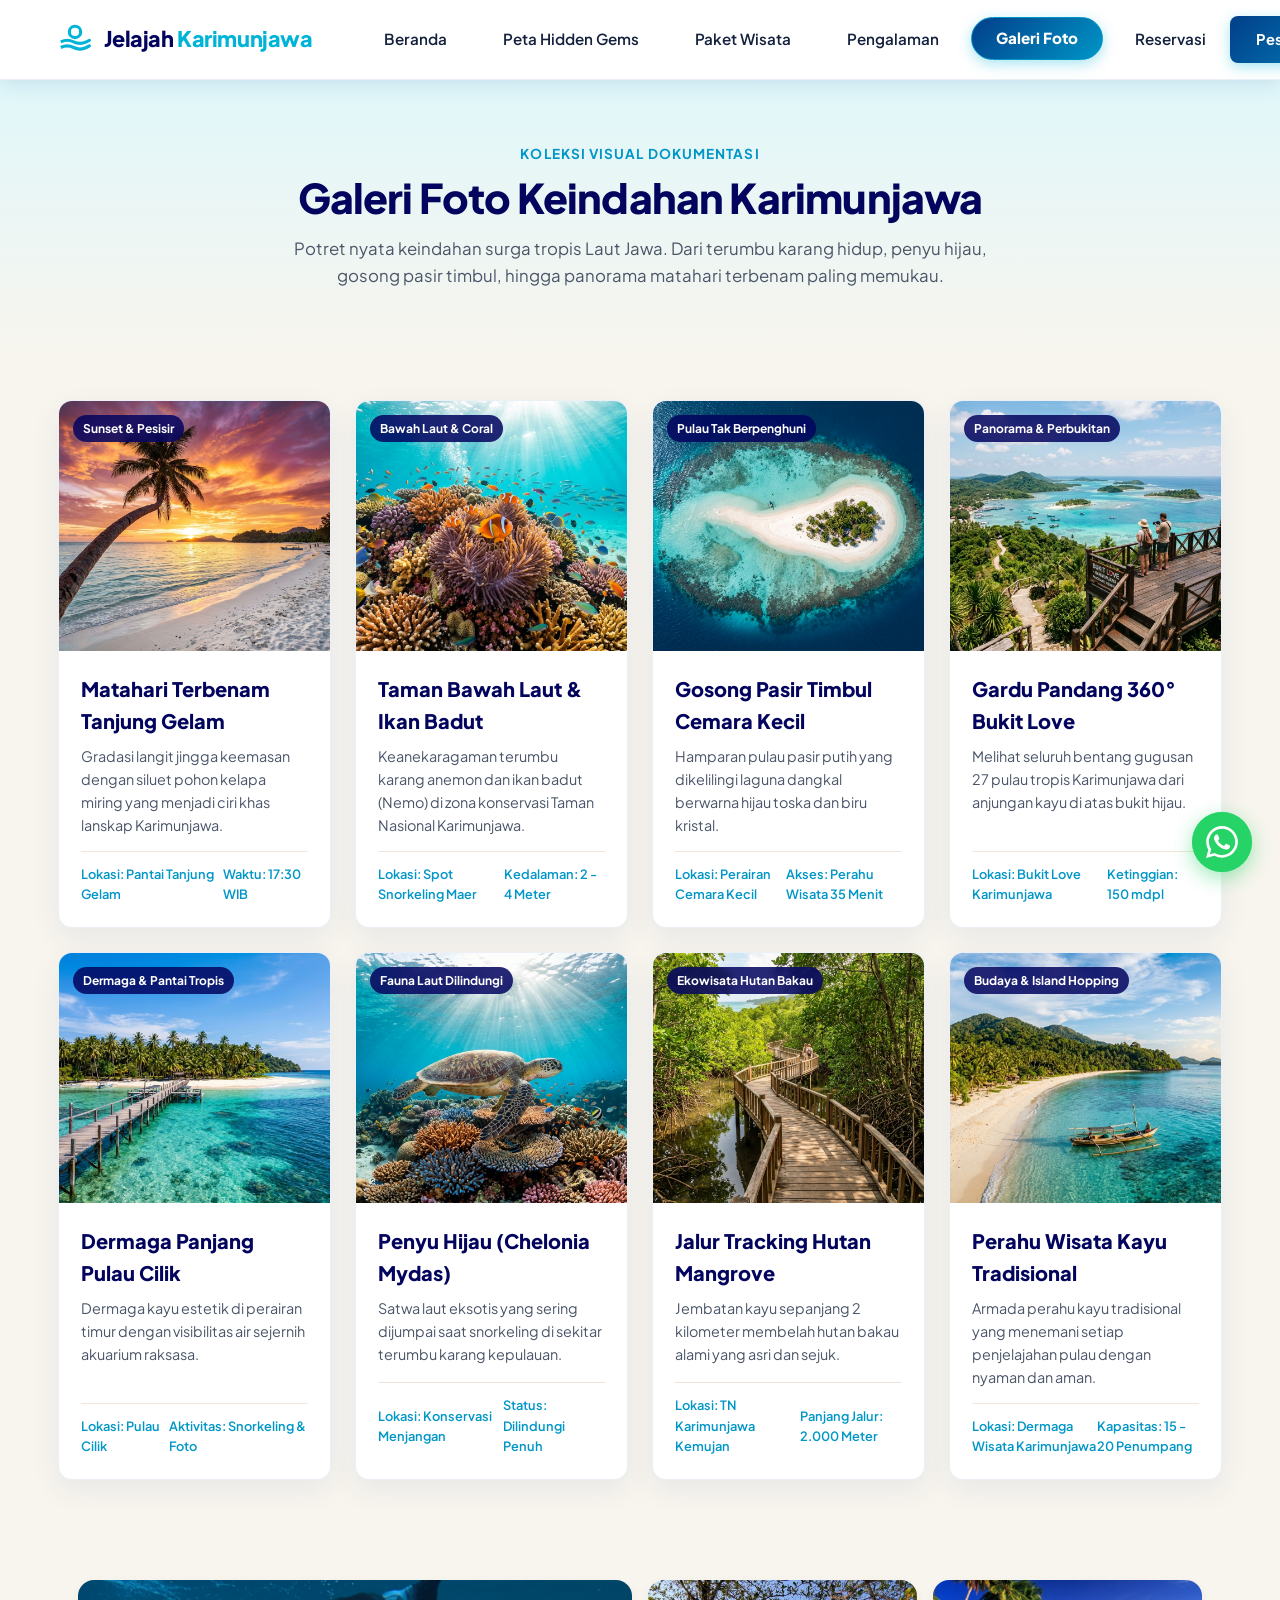
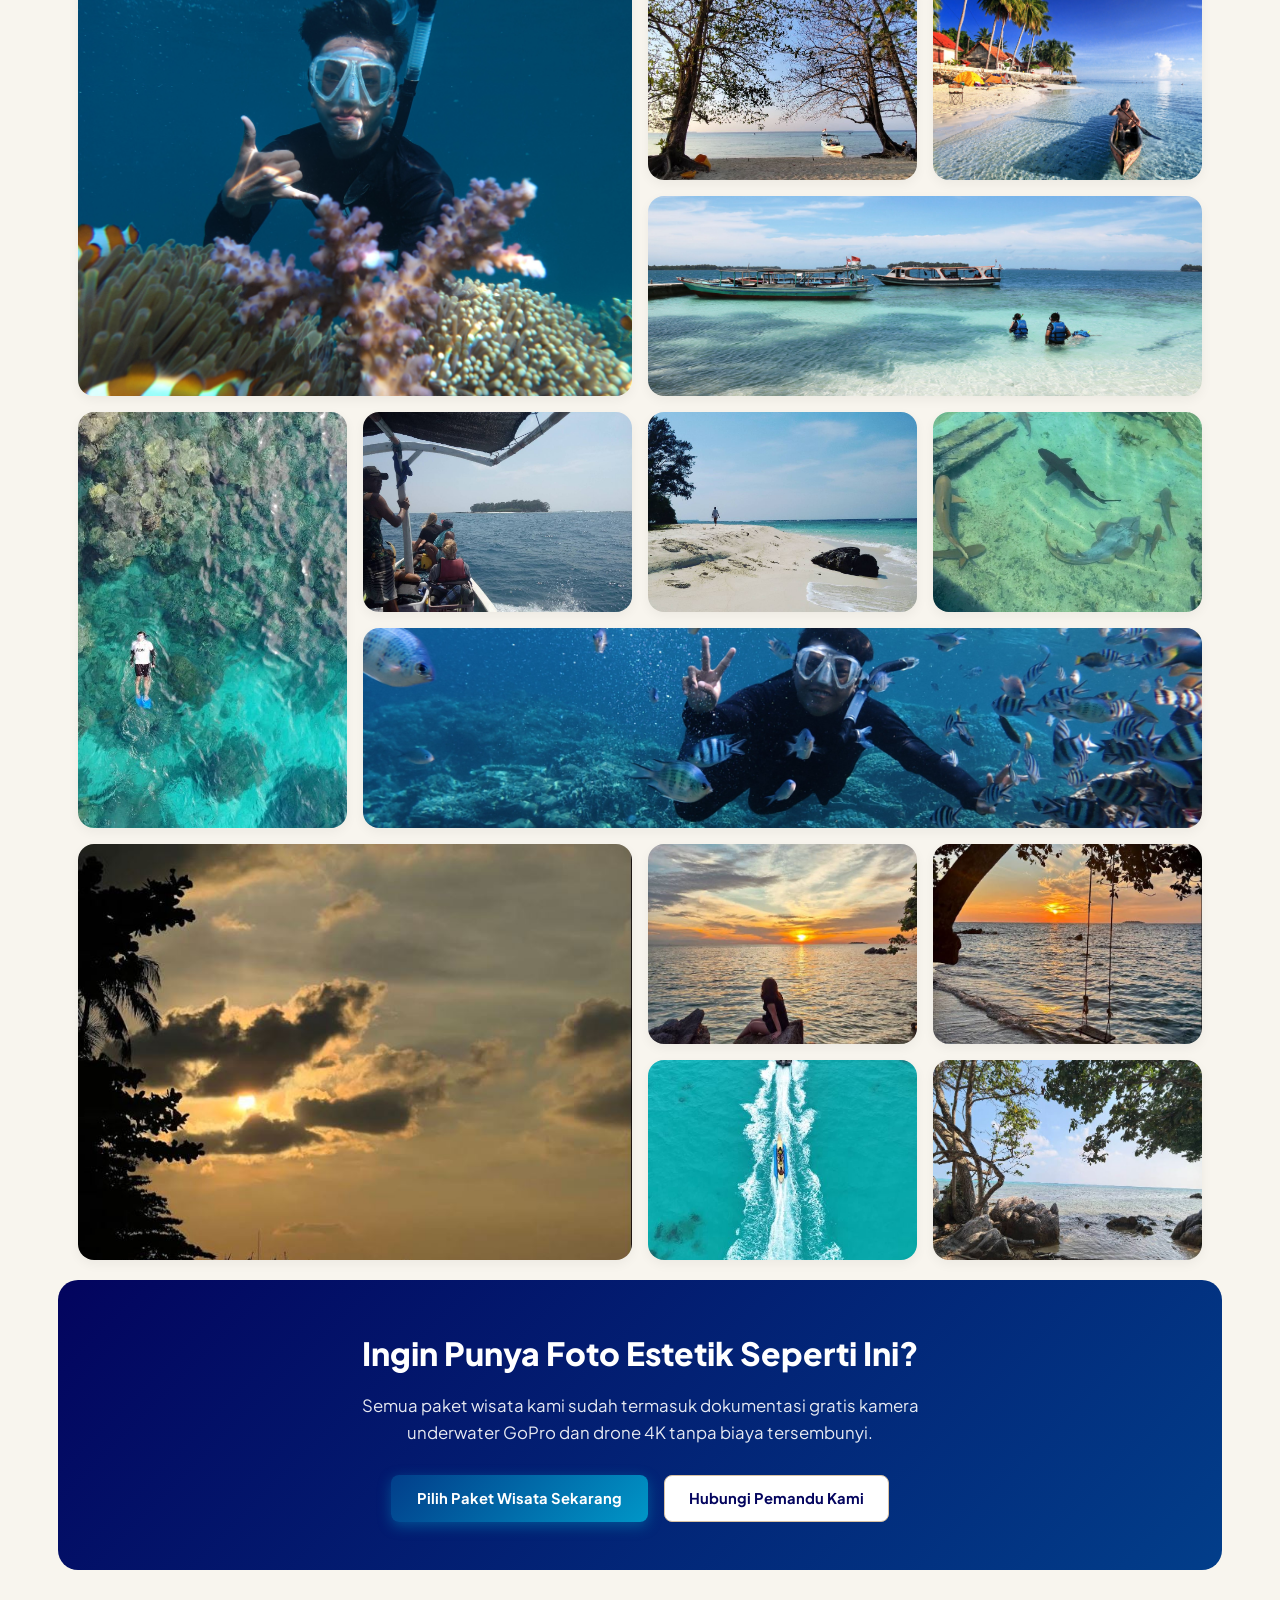
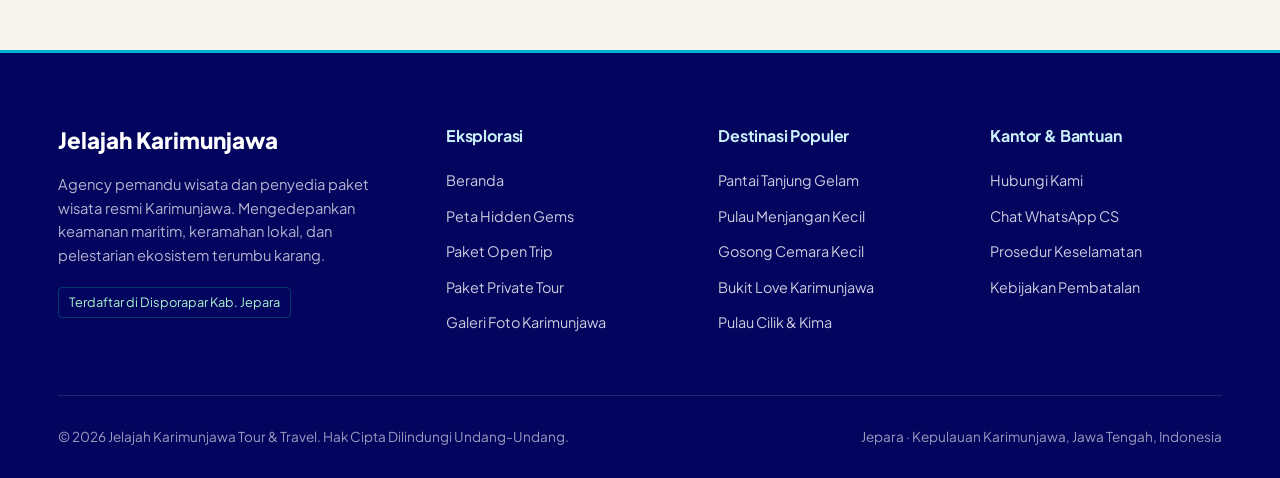
<file: gallery.html>
<!DOCTYPE html>
<html lang="id">

<head>
  <meta charset="UTF-8">
  <meta name="viewport" content="width=device-width, initial-scale=1.0">
  <title>Galeri Foto Karimunjawa | Jelajah Karimunjawa</title>
  <meta name="description"
    content="Koleksi foto dokumentasi liburan dan keindahan kepulauan tropis Karimunjawa: terumbu karang, penangkaran hiu, sunset Tanjung Gelam, dan pulau pasir timbul.">
  <link rel="preconnect" href="https://fonts.googleapis.com">
  <link rel="preconnect" href="https://fonts.gstatic.com" crossorigin>
  <link href="https://fonts.googleapis.com/css2?family=Plus+Jakarta+Sans:wght@400;500;600;700;800&display=swap"
    rel="stylesheet">
  <link rel="stylesheet" href="styles.css">
</head>

<body>

  <!-- Top Navigation Bar (Fixed with Drop-Shadow, Spacious Margins, 1 Single CTA) -->
  <header class="navbar">
    <div class="container nav-container">
      <a href="index.html#beranda" class="nav-brand">
        <svg class="brand-icon-svg" viewBox="0 0 24 24">
          <path d="M2 18c3-1.5 6-1.5 9 0s6 1.5 9 0 2-1 2-1" />
          <path d="M2 14c3-1.5 6-1.5 9 0s6 1.5 9 0 2-1 2-1" />
          <circle cx="12" cy="7" r="4" />
        </svg>
        <span>Jelajah <span class="brand-accent">Karimunjawa</span></span>
      </a>

      <!-- Pure CSS Hamburger Checkbox Trigger -->
      <input type="checkbox" id="nav-toggle" class="nav-toggle-checkbox" aria-label="Toggle navigation menu">
      <label for="nav-toggle" class="nav-toggle-label">
        <span class="hamburger-line"></span>
        <span class="hamburger-line"></span>
        <span class="hamburger-line"></span>
      </label>

      <!-- Navigation Menu -->
      <nav class="nav-menu">
        <a href="index.html#beranda" class="nav-link">Beranda</a>
        <a href="index.html#hidden-gems" class="nav-link">Peta Hidden Gems</a>
        <a href="index.html#paket" class="nav-link">Paket Wisata</a>
        <a href="index.html#keunggulan" class="nav-link">Pengalaman</a>
        <a href="gallery.html" class="nav-link nav-link-gallery active">Galeri Foto</a>
        <a href="index.html#reservasi" class="nav-link">Reservasi</a>

        <!-- CTA moved inside Hamburger Menu for Tablet and Mobile -->
        <div class="nav-mobile-cta">
          <a href="index.html#reservasi" class="btn-primary">Pesan Sekarang</a>
        </div>
      </nav>

      <!-- Desktop-Only Primary Action at Navbar -->
      <div class="nav-desktop-actions">
        <a href="index.html#reservasi" class="btn-primary">Pesan Sekarang</a>
      </div>
    </div>
  </header>

  <!-- Gallery Page Header Banner -->
  <section class="gallery-page-header">
    <div class="container">
      <span class="section-kicker">Koleksi Visual Dokumentasi</span>
      <h1 class="section-title">Galeri Foto Keindahan Karimunjawa</h1>
      <p class="section-desc center-block">
        Potret nyata keindahan surga tropis Laut Jawa. Dari terumbu karang hidup, penyu hijau, gosong pasir timbul,
        hingga panorama matahari terbenam paling memukau.
      </p>
    </div>
  </section>

  <!-- Main Photo Gallery Section -->
  <main class="container">
    <div class="gallery-page-grid">
      <!-- Photo 1: Sunset Tanjung Gelam -->
      <article class="gallery-card">
        <div class="gallery-card-img-wrap">
          <img src="images/sunset.jpg" alt="Pemandangan Sunset di Pantai Tanjung Gelam" referrerpolicy="no-referrer">
          <span class="gallery-tag-pill">Sunset & Pesisir</span>
        </div>
        <div class="gallery-card-content">
          <div>
            <h2 class="gallery-card-title">Matahari Terbenam Tanjung Gelam</h2>
            <p class="gallery-card-desc">
              Gradasi langit jingga keemasan dengan siluet pohon kelapa miring yang menjadi ciri khas lanskap
              Karimunjawa.
            </p>
          </div>
          <div class="gallery-card-footer">
            <span>Lokasi: Pantai Tanjung Gelam</span>
            <span>Waktu: 17:30 WIB</span>
          </div>
        </div>
      </article>

      <!-- Photo 2: Underwater Coral Reef -->
      <article class="gallery-card">
        <div class="gallery-card-img-wrap">
          <img src="images/snorkeling.jpg" alt="Terumbu Karang Alami dan Ikan Badut Nemo" referrerpolicy="no-referrer">
          <span class="gallery-tag-pill">Bawah Laut & Coral</span>
        </div>
        <div class="gallery-card-content">
          <div>
            <h2 class="gallery-card-title">Taman Bawah Laut & Ikan Badut</h2>
            <p class="gallery-card-desc">
              Keanekaragaman terumbu karang anemon dan ikan badut (Nemo) di zona konservasi Taman Nasional Karimunjawa.
            </p>
          </div>
          <div class="gallery-card-footer">
            <span>Lokasi: Spot Snorkeling Maer</span>
            <span>Kedalaman: 2 - 4 Meter</span>
          </div>
        </div>
      </article>

      <!-- Photo 3: Pulau Sandbar Cemara Kecil -->
      <article class="gallery-card">
        <div class="gallery-card-img-wrap">
          <img src="images/sandbar.jpg" alt="Pemandangan Udara Pulau Cemara Kecil" referrerpolicy="no-referrer">
          <span class="gallery-tag-pill">Pulau Tak Berpenghuni</span>
        </div>
        <div class="gallery-card-content">
          <div>
            <h2 class="gallery-card-title">Gosong Pasir Timbul Cemara Kecil</h2>
            <p class="gallery-card-desc">
              Hamparan pulau pasir putih yang dikelilingi laguna dangkal berwarna hijau toska dan biru kristal.
            </p>
          </div>
          <div class="gallery-card-footer">
            <span>Lokasi: Perairan Cemara Kecil</span>
            <span>Akses: Perahu Wisata 35 Menit</span>
          </div>
        </div>
      </article>

      <!-- Photo 4: Bukit Love Viewpoint -->
      <article class="gallery-card">
        <div class="gallery-card-img-wrap">
          <img src="images/bukit_love.jpg" alt="Panorama Gugusan Kepulauan dari Bukit Love"
            referrerpolicy="no-referrer">
          <span class="gallery-tag-pill">Panorama & Perbukitan</span>
        </div>
        <div class="gallery-card-content">
          <div>
            <h2 class="gallery-card-title">Gardu Pandang 360° Bukit Love</h2>
            <p class="gallery-card-desc">
              Melihat seluruh bentang gugusan 27 pulau tropis Karimunjawa dari anjungan kayu di atas bukit hijau.
            </p>
          </div>
          <div class="gallery-card-footer">
            <span>Lokasi: Bukit Love Karimunjawa</span>
            <span>Ketinggian: 150 mdpl</span>
          </div>
        </div>
      </article>

      <!-- Photo 5: Pulau Cilik Wooden Jetty -->
      <article class="gallery-card">
        <div class="gallery-card-img-wrap">
          <img src="images/pulau_cilik.jpg" alt="Dermaga Kayu dan Air Jernih Pulau Cilik" referrerpolicy="no-referrer">
          <span class="gallery-tag-pill">Dermaga & Pantai Tropis</span>
        </div>
        <div class="gallery-card-content">
          <div>
            <h2 class="gallery-card-title">Dermaga Panjang Pulau Cilik</h2>
            <p class="gallery-card-desc">
              Dermaga kayu estetik di perairan timur dengan visibilitas air sejernih akuarium raksasa.
            </p>
          </div>
          <div class="gallery-card-footer">
            <span>Lokasi: Pulau Cilik</span>
            <span>Aktivitas: Snorkeling & Foto</span>
          </div>
        </div>
      </article>

      <!-- Photo 6: Sea Turtle Underwater -->
      <article class="gallery-card">
        <div class="gallery-card-img-wrap">
          <img src="images/sea_turtle.jpg" alt="Penyu Hijau Berenang di Perairan Karimunjawa"
            referrerpolicy="no-referrer">
          <span class="gallery-tag-pill">Fauna Laut Dilindungi</span>
        </div>
        <div class="gallery-card-content">
          <div>
            <h2 class="gallery-card-title">Penyu Hijau (Chelonia Mydas)</h2>
            <p class="gallery-card-desc">
              Satwa laut eksotis yang sering dijumpai saat snorkeling di sekitar terumbu karang kepulauan.
            </p>
          </div>
          <div class="gallery-card-footer">
            <span>Lokasi: Konservasi Menjangan</span>
            <span>Status: Dilindungi Penuh</span>
          </div>
        </div>
      </article>

      <!-- Photo 7: Mangrove Forest Boardwalk -->
      <article class="gallery-card">
        <div class="gallery-card-img-wrap">
          <img src="images/mangrove.jpg" alt="Tracking Jembatan Kayu Hutan Mangrove" referrerpolicy="no-referrer">
          <span class="gallery-tag-pill">Ekowisata Hutan Bakau</span>
        </div>
        <div class="gallery-card-content">
          <div>
            <h2 class="gallery-card-title">Jalur Tracking Hutan Mangrove</h2>
            <p class="gallery-card-desc">
              Jembatan kayu sepanjang 2 kilometer membelah hutan bakau alami yang asri dan sejuk.
            </p>
          </div>
          <div class="gallery-card-footer">
            <span>Lokasi: TN Karimunjawa Kemujan</span>
            <span>Panjang Jalur: 2.000 Meter</span>
          </div>
        </div>
      </article>

      <!-- Photo 8: Traditional Boat & Island Shore -->
      <article class="gallery-card">
        <div class="gallery-card-img-wrap">
          <img src="images/hero.jpg" alt="Perahu Kayu Tradisional di Tepi Pantai" referrerpolicy="no-referrer">
          <span class="gallery-tag-pill">Budaya & Island Hopping</span>
        </div>
        <div class="gallery-card-content">
          <div>
            <h2 class="gallery-card-title">Perahu Wisata Kayu Tradisional</h2>
            <p class="gallery-card-desc">
              Armada perahu kayu tradisional yang menemani setiap penjelajahan pulau dengan nyaman dan aman.
            </p>
          </div>
          <div class="gallery-card-footer">
            <span>Lokasi: Dermaga Wisata Karimunjawa</span>
            <span>Kapasitas: 15 - 20 Penumpang</span>
          </div>
        </div>
      </article>
    </div>

    <!-- MORE GALLERY PFOTO NO CARD -->
    <div class="galery-grid-photo">
      <div class="foto-box"><img src="images/1.jpg" alt="snorkling"></div>
      <div class="foto-box"><img src="images/10.jpg" alt="pantai"></div>
      <div class="foto-box"><img src="images/4.jpg" alt="kano karimunjawa"></div>
      <div class="foto-box"><img src="images/5.jpg" alt="pulau karimunjawa"></div>
      <div class="foto-box"><img src="images/6.jpg" alt="drone view pantai"></div>
      <div class="foto-box"><img src="images/7.jpg" alt="foto dikapal pulau kecil"></div>
      <div class="foto-box"><img src="images/8.jpg" alt="pulau karimunjawa pantai"></div>
      <div class="foto-box"><img src="images/9.jpg" alt="Foto 9"></div>
      <div class="foto-box"><img src="images/2.jpg" alt="snorkling-terumbukarang"></div>
      <div class="foto-box"><img src="images/11.jpg" alt="sunset dikarimunjawa"></div>
      <div class="foto-box"><img src="images/12.jpg" alt="sunset view karimunjawa"></div>
      <div class="foto-box"><img src="images/13.jpg" alt="view pantai saat sunset"></div>
      <div class="foto-box"><img src="images/14.jpg" alt="dront view boat"></div>
      <div class="foto-box"><img src="images/15.jpg" alt="beach view"></div>
    </div>


    <!-- Call to Action Banner -->
    <div class="gallery-cta-banner">
      <h3 class="gallery-cta-title">Ingin Punya Foto Estetik Seperti Ini?</h3>
      <p class="gallery-cta-desc">
        Semua paket wisata kami sudah termasuk dokumentasi gratis kamera underwater GoPro dan drone 4K tanpa biaya
        tersembunyi.
      </p>
      <div class="gallery-cta-buttons">
        <a href="index.html#paket" class="btn-primary">Pilih Paket Wisata Sekarang</a>
        <a href="index.html#reservasi" class="btn-secondary">Hubungi Pemandu Kami</a>
      </div>
    </div>
  </main>

  <!-- Floating WhatsApp Quick Action Button (CSS Only) -->
  <a href="https://api.whatsapp.com/send?phone=62895395314851&text=Halo%20Jelajah%20Karimunjawa,%20saya%20melihat%20galeri%20foto%20dan%20tertarik%20pesan%20paket%20wisata"
    class="floating-whatsapp" target="_blank" rel="noopener noreferrer" aria-label="Konsultasi cepat lewat WhatsApp">
    <span class="wa-tooltip">Tanya Paket Wisata (Respon Cepat)</span>
    <div class="wa-btn-circle">
      <span class="wa-pulse-ring"></span>
      <svg class="wa-icon-svg" viewBox="0 0 24 24">
        <path
          d="M.057 24l1.687-6.163c-1.041-1.804-1.588-3.849-1.587-5.946.003-6.556 5.338-11.891 11.893-11.891 3.181.001 6.167 1.24 8.413 3.488 2.245 2.248 3.481 5.236 3.48 8.414-.003 6.557-5.338 11.892-11.893 11.892-1.99-.001-3.951-.5-5.688-1.448l-6.305 1.654zm6.597-3.807c1.676.995 3.276 1.591 5.392 1.592 5.448 0 9.886-4.434 9.889-9.885.002-5.462-4.415-9.89-9.881-9.892-5.452 0-9.887 4.434-9.889 9.884-.001 2.225.651 3.891 1.746 5.634l-.999 3.648 3.742-.981zm11.387-5.464c-.074-.124-.272-.198-.57-.347-.297-.149-1.758-.868-2.031-.967-.272-.099-.47-.149-.669.149-.198.297-.768.967-.941 1.165-.173.198-.347.223-.644.074-.297-.149-1.255-.462-2.39-1.475-.883-.788-1.48-1.761-1.653-2.059-.173-.297-.018-.458.13-.606.134-.133.297-.347.446-.521.151-.172.2-.296.3-.495.099-.198.05-.372-.025-.521-.075-.148-.669-1.611-.916-2.206-.242-.579-.487-.501-.669-.51l-.57-.01c-.198 0-.52.074-.792.372s-1.04 1.016-1.04 2.479 1.065 2.876 1.213 3.074c.149.198 2.095 3.2 5.076 4.487.709.306 1.263.489 1.694.626.712.226 1.36.194 1.872.118.571-.085 1.758-.719 2.006-1.413.248-.695.248-1.29.173-1.414z" />
      </svg>
    </div>
  </a>

  <!-- Site Footer -->
  <footer class="site-footer">
    <div class="container">
      <div class="footer-top">
        <div class="footer-brand">
          <h4>Jelajah Karimunjawa</h4>
          <p>
            Agency pemandu wisata dan penyedia paket wisata resmi Karimunjawa. Mengedepankan keamanan maritim, keramahan
            lokal, dan pelestarian ekosistem terumbu karang.
          </p>
          <span class="footer-badge">
            Terdaftar di Disporapar Kab. Jepara
          </span>
        </div>

        <div class="footer-col">
          <h5>Eksplorasi</h5>
          <ul class="footer-links">
            <li><a href="index.html#beranda">Beranda</a></li>
            <li><a href="index.html#hidden-gems">Peta Hidden Gems</a></li>
            <li><a href="index.html#paket">Paket Open Trip</a></li>
            <li><a href="index.html#paket">Paket Private Tour</a></li>
            <li><a href="gallery.html">Galeri Foto Karimunjawa</a></li>
          </ul>
        </div>

        <div class="footer-col">
          <h5>Destinasi Populer</h5>
          <ul class="footer-links">
            <li><a href="index.html#hidden-gems">Pantai Tanjung Gelam</a></li>
            <li><a href="index.html#hidden-gems">Pulau Menjangan Kecil</a></li>
            <li><a href="index.html#hidden-gems">Gosong Cemara Kecil</a></li>
            <li><a href="index.html#hidden-gems">Bukit Love Karimunjawa</a></li>
            <li><a href="index.html#hidden-gems">Pulau Cilik & Kima</a></li>
          </ul>
        </div>

        <div class="footer-col">
          <h5>Kantor & Bantuan</h5>
          <ul class="footer-links">
            <li><a href="index.html#reservasi">Hubungi Kami</a></li>
            <li><a href="https://api.whatsapp.com/send?phone=62895395314851" target="_blank">Chat WhatsApp CS</a></li>
            <li><a href="index.html#keunggulan">Prosedur Keselamatan</a></li>
            <li><a href="index.html#reservasi">Kebijakan Pembatalan</a></li>
          </ul>
        </div>
      </div>

      <div class="footer-bottom">
        <div>
          &copy; 2026 Jelajah Karimunjawa Tour & Travel. Hak Cipta Dilindungi Undang-Undang.
        </div>
        <div>
          Jepara · Kepulauan Karimunjawa, Jawa Tengah, Indonesia
        </div>
      </div>
    </div>
  </footer>

</body>

</html>
</file>
<file: styles.css>
/* ==========================================================================
   JELAJAH KARIMUNJAWA - OFFICIAL STYLESHEET
   Pure CSS (Zero JavaScript)
   Tropical Theme: Vibrant Turquoise, Ocean Blue, Sandy Beige
   ========================================================================== */

/* --- CSS Variables & Color Tokens --- */
:root {
  --color-turquoise: #00b4d8;
  --color-turquoise-dark: #0096c7;
  --color-turquoise-light: #caf0f8;
  --color-turquoise-ice: #e0f7fa;
  --color-ocean-blue: #023e8a;
  --color-ocean-deep: #03045e;
  --color-sandy-beige: #f8f5ee;
  --color-sand-warm: #f0e6d6;
  --color-sand-dark: #d8c2a4;
  --color-coral-accent: #ff6b4a;
  --color-coral-hover: #fa522c;
  --color-text-main: #14213d;
  --color-text-muted: #4a5568;
  --color-white: #ffffff;
  --color-border-light: rgba(2, 62, 138, 0.08);
  --shadow-navbar: 0 4px 20px rgba(2, 62, 138, 0.12);
  --shadow-card: 0 10px 30px rgba(2, 62, 138, 0.07);
  --shadow-card-hover: 0 16px 36px rgba(2, 62, 138, 0.14);
  --radius-sm: 8px;
  --radius-md: 14px;
  --radius-lg: 20px;
  --radius-full: 9999px;
  --transition-fast: 0.2s cubic-bezier(0.16, 1, 0.3, 1);
  --transition-normal: 0.3s cubic-bezier(0.16, 1, 0.3, 1);
  --font-family: 'Plus Jakarta Sans', system-ui, -apple-system, BlinkMacSystemFont, 'Segoe UI', Roboto, sans-serif;
}

/* --- Base & Reset --- */
*,
*::before,
*::after {
  box-sizing: border-box;
  margin: 0;
  padding: 0;
}

html {
  scroll-behavior: smooth;
  font-size: 16px;
  background-color: var(--color-sandy-beige);
  color: var(--color-text-main);
  font-family: var(--font-family);
  -webkit-font-smoothing: antialiased;
}

body {
  min-height: 100vh;
  line-height: 1.6;
  overflow-x: hidden;
  background-color: var(--color-sandy-beige);
}

img {
  max-width: 100%;
  height: auto;
  display: block;
}

a {
  color: inherit;
  text-decoration: none;
  transition: color var(--transition-fast);
}

ul {
  list-style: none;
}

button,
input,
select,
textarea {
  font: inherit;
  box-sizing: border-box;
}

/* Full Width Container for Desktop View (Edges fill width with breathing padding) */
.container {
  width: 100%;
  max-width: 100%;
  margin: 0;
  padding-left: clamp(24px, 4.5vw, 64px);
  padding-right: clamp(24px, 4.5vw, 64px);
}

/* --- Typographic Elements --- */
.section-kicker {
  display: inline-block;
  font-size: 0.85rem;
  font-weight: 700;
  letter-spacing: 0.08em;
  text-transform: uppercase;
  color: var(--color-turquoise-dark);
  margin-bottom: 8px;
}

.section-title {
  font-size: clamp(2rem, 3.2vw, 2.75rem);
  font-weight: 800;
  color: var(--color-ocean-deep);
  line-height: 1.2;
  letter-spacing: -0.02em;
  text-wrap: balance;
  margin-bottom: 14px;
}

.section-desc {
  font-size: 1.05rem;
  color: var(--color-text-muted);
  max-width: 720px;
  margin-bottom: 40px;
}

.text-center {
  text-align: center;
}

.center-block {
  margin-left: auto;
  margin-right: auto;
}

/* --- Fixed Top Navbar (Full Width on Desktop, Responsive Margins) --- */
.navbar {
  position: fixed;
  top: 0;
  left: 0;
  right: 0;
  width: 100%;
  height: 80px;
  background: rgba(255, 255, 255, 0.96);
  backdrop-filter: blur(14px);
  -webkit-backdrop-filter: blur(14px);
  box-shadow: var(--shadow-navbar);
  z-index: 1000;
  display: flex;
  align-items: center;
  border-bottom: 1px solid var(--color-border-light);
}

.nav-container {
  display: flex;
  align-items: center;
  justify-content: space-between;
  width: 100%;
}

/* Logo with comfortable margin */
.nav-brand {
  display: flex;
  align-items: center;
  gap: 12px;
  font-size: 1.35rem;
  font-weight: 800;
  color: var(--color-ocean-deep);
  letter-spacing: -0.02em;
  white-space: nowrap;
  flex-shrink: 0;
  margin-right: 48px;
}

.brand-icon-svg {
  width: 34px;
  height: 34px;
  fill: none;
  stroke: var(--color-turquoise);
  stroke-width: 2.2;
}

.brand-accent {
  color: var(--color-turquoise);
}

/* Pure CSS Hamburger Toggle (Hidden Checkbox) */
.nav-toggle-checkbox {
  position: absolute;
  opacity: 0;
  pointer-events: none;
}

.nav-toggle-label {
  display: none;
  flex-direction: column;
  justify-content: space-around;
  width: 32px;
  height: 26px;
  background: transparent;
  cursor: pointer;
  z-index: 1002;
  padding: 0;
  margin-left: 20px;
}

.hamburger-line {
  width: 100%;
  height: 3px;
  background-color: var(--color-ocean-deep);
  border-radius: 4px;
  transition: transform var(--transition-normal), opacity var(--transition-normal), background-color var(--transition-fast);
  transform-origin: 1px center;
}

/* Desktop Flexbox Menu with generous margins */
.nav-menu {
  display: flex;
  align-items: center;
  gap: 8px;
  margin-right: auto;
}

.nav-link {
  font-size: 0.95rem;
  font-weight: 600;
  color: var(--color-text-main);
  position: relative;
  padding: 8px 1.5rem;
  white-space: nowrap;
  transition: color var(--transition-fast), background-color var(--transition-fast);
  border-radius: var(--radius-sm);
  display: inline-block;
}

.nav-link::after {
  content: '';
  position: absolute;
  bottom: 0;
  left: 1.5rem;
  right: 1.5rem;
  height: 2.5px;
  background: linear-gradient(90deg, var(--color-turquoise), var(--color-ocean-blue));
  border-radius: 2px;
  transition: transform var(--transition-normal);
  transform: scaleX(0);
}

.nav-link:hover,
.nav-link.active {
  color: var(--color-turquoise-dark);
}

.nav-link:hover::after,
.nav-link.active::after {
  transform: scaleX(1);
}

/* Special Styling for Gallery in Navbar (Standalone Page Indicator) */
.nav-link.nav-link-gallery {
  font-weight: 800;
  font-size: 0.95rem;
  background: rgba(0, 180, 216, 0.12);
  color: var(--color-ocean-deep);
  border: 1.5px solid var(--color-turquoise);
  border-radius: var(--radius-full);
  padding: 8px 1.5rem;
  box-shadow: 0 2px 8px rgba(0, 180, 216, 0.15);
  transition: all var(--transition-fast);
}

.nav-link.nav-link-gallery::after {
  display: none;
}

.nav-link.nav-link-gallery:hover,
.nav-link.nav-link-gallery.active {
  background: linear-gradient(135deg, var(--color-ocean-blue), var(--color-turquoise-dark));
  color: var(--color-white);
  border-color: var(--color-turquoise-dark);
  box-shadow: 0 4px 14px rgba(0, 180, 216, 0.35);
  transform: translateY(-1px);
}

/* Mobile Drawer CTA wrapper (hidden on desktop) */
.nav-mobile-cta {
  display: none;
}

/* Mobile Close Bar (hidden on desktop) */
.nav-mobile-close-bar {
  display: none;
}

/* Desktop CTA wrapper */
.nav-desktop-actions {
  display: flex;
  align-items: center;
  flex-shrink: 0;
  margin-left: auto;
}

.btn-primary {
  display: inline-flex;
  align-items: center;
  justify-content: center;
  gap: 8px;
  background: linear-gradient(135deg, var(--color-ocean-blue), var(--color-turquoise-dark));
  color: var(--color-white);
  padding: 12px 26px;
  border-radius: var(--radius-sm);
  font-weight: 700;
  font-size: 0.92rem;
  box-shadow: 0 4px 14px rgba(0, 180, 216, 0.35);
  transition: transform var(--transition-fast), box-shadow var(--transition-fast), filter var(--transition-fast);
  white-space: nowrap;
  border: none;
  cursor: pointer;
}

.btn-primary:hover {
  transform: translateY(-2px);
  box-shadow: 0 6px 20px rgba(0, 180, 216, 0.45);
  filter: brightness(1.05);
  color: var(--color-white);
}

.btn-secondary {
  display: inline-flex;
  align-items: center;
  justify-content: center;
  gap: 8px;
  background: var(--color-white);
  color: var(--color-ocean-deep);
  border: 1.5px solid var(--color-sand-dark);
  padding: 11px 24px;
  border-radius: var(--radius-sm);
  font-weight: 700;
  font-size: 0.92rem;
  transition: all var(--transition-fast);
  white-space: nowrap;
}

.btn-secondary:hover {
  background: var(--color-sand-warm);
  border-color: var(--color-turquoise);
  color: var(--color-ocean-blue);
  transform: translateY(-2px);
}

/* --- Hero Section --- */
.hero-section {
  position: relative;
  min-height: 85vh;
  margin-top: 80px;
  display: flex;
  align-items: center;
  padding: 90px 0 70px 0;
  overflow: hidden;
  background-color: var(--color-ocean-deep);
}

.hero-background-wrapper {
  position: absolute;
  top: 0;
  left: 0;
  width: 100%;
  height: 100%;
  z-index: 1;
}

.hero-bg-img {
  width: 100%;
  height: 100%;
  object-fit: cover;
  object-position: center;
  filter: brightness(0.92);
}

.hero-overlay-scrim {
  position: absolute;
  top: 0;
  left: 0;
  width: 100%;
  height: 100%;
  background: linear-gradient(90deg,
      rgba(3, 4, 94, 0.88) 0%,
      rgba(2, 62, 138, 0.65) 50%,
      rgba(0, 180, 216, 0.3) 100%);
}

.hero-content {
  position: relative;
  z-index: 2;
  max-width: 760px;
  color: var(--color-white);
}

.hero-tag {
  display: inline-flex;
  align-items: center;
  gap: 10px;
  font-size: 0.88rem;
  font-weight: 700;
  letter-spacing: 0.05em;
  text-transform: uppercase;
  color: var(--color-white);
  margin-bottom: 22px;
  background: rgba(0, 180, 216, 0.25);
  padding: 8px 18px;
  border-radius: var(--radius-full);
  backdrop-filter: blur(8px);
  -webkit-backdrop-filter: blur(8px);
  border: 1.5px solid rgba(255, 255, 255, 0.35);
  box-shadow: 0 4px 16px rgba(0, 0, 0, 0.15);
}

.hero-title {
  font-size: clamp(2.35rem, 4.4vw, 3.9rem);
  font-weight: 800;
  line-height: 1.15;
  letter-spacing: -0.025em;
  margin-bottom: 22px;
  text-wrap: balance;
  color: var(--color-white);
  text-shadow: 0 2px 14px rgba(3, 4, 94, 0.4);
}

.hero-title span {
  display: inline-block;
  color: var(--color-turquoise-light);
  background: linear-gradient(135deg, #ffffff 0%, #caf0f8 35%, #48cae4 70%, #90e0ef 100%);
  background-clip: text;
  -webkit-background-clip: text;
  -webkit-text-fill-color: transparent;
  text-decoration: none;
  filter: drop-shadow(0 2px 10px rgba(0, 180, 216, 0.35));
}

.hero-desc {
  font-size: 1.15rem;
  line-height: 1.6;
  color: rgba(255, 255, 255, 0.9);
  margin-bottom: 32px;
  max-width: 660px;
}

.hero-buttons {
  display: flex;
  align-items: center;
  gap: 16px;
  flex-wrap: wrap;
  margin-bottom: 40px;
}

.hero-stats-strip {
  display: flex;
  align-items: center;
  gap: 36px;
  padding-top: 24px;
  border-top: 1px solid rgba(255, 255, 255, 0.2);
}

.stat-item {
  display: flex;
  flex-direction: column;
}

.stat-number {
  font-size: 1.65rem;
  font-weight: 800;
  color: var(--color-turquoise-light);
  font-variant-numeric: tabular-nums;
  line-height: 1.2;
}

.stat-label {
  font-size: 0.82rem;
  color: rgba(255, 255, 255, 0.8);
  font-weight: 500;
}

/* --- Interactive Hidden Gems Map (Toggle to return to initial map on 2nd click) --- */
.gems-section {
  padding: 90px 0;
  background: var(--color-white);
}

/* Hidden Radio Inputs for Pure CSS Map State */
.gem-radio {
  position: absolute;
  opacity: 0;
  pointer-events: none;
}

/* The 5 Prominent Fixed Buttons (Tabs) */
.gem-selector-tabs {
  display: flex;
  align-items: center;
  justify-content: center;
  gap: 12px;
  margin-bottom: 36px;
  flex-wrap: wrap;
}

.gem-tab-label {
  display: inline-flex;
  align-items: center;
  gap: 10px;
  padding: 12px 22px;
  background: var(--color-sandy-beige);
  border: 2px solid var(--color-sand-warm);
  border-radius: var(--radius-sm);
  font-size: 0.95rem;
  font-weight: 700;
  color: var(--color-ocean-deep);
  cursor: pointer;
  user-select: none;
  transition: all var(--transition-fast);
  box-shadow: 0 2px 6px rgba(2, 62, 138, 0.05);
}

.gem-tab-num {
  display: inline-flex;
  align-items: center;
  justify-content: center;
  width: 24px;
  height: 24px;
  border-radius: 50%;
  background: var(--color-sand-warm);
  color: var(--color-ocean-deep);
  font-size: 0.82rem;
  font-weight: 800;
  transition: all var(--transition-fast);
}

.gem-tab-label:hover {
  background: var(--color-turquoise-ice);
  border-color: var(--color-turquoise);
  transform: translateY(-2px);
  box-shadow: 0 6px 14px rgba(0, 180, 216, 0.15);
}

/* By default, hide all "-close" toggle labels */
.tab-tanjung-close,
.tab-menjangan-close,
.tab-cemara-close,
.tab-bukit-close,
.tab-cilik-close {
  display: none;
}

/* When a gem is checked: hide the open label, and show the close label with active styling */
#gem-tanjung:checked~.gem-selector-tabs .tab-tanjung-open,
#gem-menjangan:checked~.gem-selector-tabs .tab-menjangan-open,
#gem-cemara:checked~.gem-selector-tabs .tab-cemara-open,
#gem-bukit:checked~.gem-selector-tabs .tab-bukit-open,
#gem-cilik:checked~.gem-selector-tabs .tab-cilik-open {
  display: none !important;
}

#gem-tanjung:checked~.gem-selector-tabs .tab-tanjung-close,
#gem-menjangan:checked~.gem-selector-tabs .tab-menjangan-close,
#gem-cemara:checked~.gem-selector-tabs .tab-cemara-close,
#gem-bukit:checked~.gem-selector-tabs .tab-bukit-close,
#gem-cilik:checked~.gem-selector-tabs .tab-cilik-close {
  display: inline-flex !important;
  background: linear-gradient(135deg, var(--color-ocean-blue), var(--color-turquoise-dark));
  color: var(--color-white);
  border-color: var(--color-turquoise);
  box-shadow: 0 6px 18px rgba(0, 180, 216, 0.35);
  transform: translateY(-2px);
}

#gem-tanjung:checked~.gem-selector-tabs .tab-tanjung-close .gem-tab-num,
#gem-menjangan:checked~.gem-selector-tabs .tab-menjangan-close .gem-tab-num,
#gem-cemara:checked~.gem-selector-tabs .tab-cemara-close .gem-tab-num,
#gem-bukit:checked~.gem-selector-tabs .tab-bukit-close .gem-tab-num,
#gem-cilik:checked~.gem-selector-tabs .tab-cilik-close .gem-tab-num {
  background: var(--color-white);
  color: var(--color-ocean-blue);
}

.gems-interactive-container {
  display: grid;
  grid-template-columns: 1.35fr 1fr;
  gap: 32px;
  align-items: stretch;
}

/* Map Canvas */
.map-canvas-card {
  background: linear-gradient(135deg, #023e8a 0%, #0077b6 50%, #0096c7 100%);
  border-radius: var(--radius-lg);
  padding: 32px;
  position: relative;
  min-height: 520px;
  box-shadow: var(--shadow-card);
  overflow: hidden;
  border: 4px solid var(--color-white);
}

.map-grid-overlay {
  position: absolute;
  top: 0;
  left: 0;
  width: 100%;
  height: 100%;
  background-image:
    radial-gradient(circle at 20% 40%, rgba(255, 255, 255, 0.15) 0%, transparent 60%),
    radial-gradient(circle at 80% 80%, rgba(0, 180, 216, 0.3) 0%, transparent 50%),
    linear-gradient(rgba(255, 255, 255, 0.05) 1px, transparent 1px),
    linear-gradient(90deg, rgba(255, 255, 255, 0.05) 1px, transparent 1px);
  background-size: 100% 100%, 100% 100%, 40px 40px, 40px 40px;
  pointer-events: none;
}

.map-archipelago-svg {
  position: absolute;
  top: 0;
  left: 0;
  width: 100%;
  height: 100%;
  opacity: 0.88;
}

/* Google Maps UI Chrome Elements */
.gmaps-search-card {
  position: absolute;
  top: 16px;
  left: 16px;
  z-index: 15;
  background: rgba(255, 255, 255, 0.94);
  backdrop-filter: blur(8px);
  -webkit-backdrop-filter: blur(8px);
  padding: 8px 14px;
  border-radius: 8px;
  box-shadow: 0 4px 16px rgba(0, 0, 0, 0.2);
  display: flex;
  align-items: center;
  gap: 10px;
  max-width: 320px;
  border: 1px solid rgba(255, 255, 255, 0.6);
  pointer-events: none;
}

.gmaps-search-pin {
  font-size: 1.25rem;
}

.gmaps-search-info {
  display: flex;
  flex-direction: column;
}

.gmaps-search-name {
  font-size: 0.85rem;
  font-weight: 800;
  color: #0f172a;
  line-height: 1.2;
}

.gmaps-search-meta {
  font-size: 0.7rem;
  color: #475569;
  font-weight: 500;
}

.gmaps-search-badge {
  background: #10b981;
  color: #ffffff;
  font-size: 0.62rem;
  font-weight: 800;
  padding: 2px 6px;
  border-radius: 4px;
  letter-spacing: 0.5px;
}

/* Top Right Compass Orientation */
.gmaps-compass {
  position: absolute;
  top: 16px;
  right: 16px;
  z-index: 15;
  width: 34px;
  height: 34px;
  background: rgba(255, 255, 255, 0.92);
  border-radius: 50%;
  display: flex;
  flex-direction: column;
  align-items: center;
  justify-content: center;
  box-shadow: 0 2px 8px rgba(0, 0, 0, 0.18);
  border: 1px solid rgba(0, 0, 0, 0.08);
  pointer-events: none;
}

.compass-n {
  font-size: 0.62rem;
  font-weight: 900;
  color: #dc2626;
  line-height: 1;
}

.compass-arrow {
  width: 0;
  height: 0;
  border-left: 3px solid transparent;
  border-right: 3px solid transparent;
  border-bottom: 6px solid #dc2626;
  margin-top: 1px;
}

/* Bottom Left Scale Bar */
.gmaps-scale-bar {
  position: absolute;
  bottom: 16px;
  left: 18px;
  z-index: 15;
  display: flex;
  align-items: center;
  gap: 10px;
  background: rgba(3, 4, 94, 0.7);
  backdrop-filter: blur(4px);
  padding: 4px 10px;
  border-radius: 4px;
  pointer-events: none;
}

.gmaps-ruler {
  display: flex;
  align-items: center;
}

.gmaps-ruler-tick {
  width: 1px;
  height: 8px;
  background: #ffffff;
}

.gmaps-ruler-bar {
  width: 44px;
  height: 2px;
  background: #ffffff;
}

.gmaps-ruler-label {
  font-size: 0.68rem;
  font-weight: 800;
  color: #ffffff;
  font-family: monospace;
}

.gmaps-attribution {
  font-size: 0.62rem;
  color: rgba(255, 255, 255, 0.8);
}

.map-label-italic {
  font-style: italic;
}

/* Map Pins Layer */
.map-pins-layer {
  position: absolute;
  top: 0;
  left: 0;
  width: 100%;
  height: 100%;
  z-index: 20;
}

.map-pin {
  position: absolute;
  cursor: pointer;
  display: flex;
  flex-direction: column;
  align-items: center;
  transform: translate(-50%, -50%);
  transition: transform var(--transition-normal);
}

.map-pin:hover {
  transform: translate(-50%, -50%) scale(1.15);
}

.pin-marker {
  width: 34px;
  height: 34px;
  border-radius: 50%;
  background: var(--color-white);
  border: 3px solid var(--color-ocean-deep);
  color: var(--color-ocean-deep);
  display: flex;
  align-items: center;
  justify-content: center;
  font-weight: 800;
  font-size: 0.9rem;
  box-shadow: 0 4px 12px rgba(0, 0, 0, 0.25);
  transition: all var(--transition-fast);
  position: relative;
}

.pin-title {
  background: rgba(3, 4, 94, 0.88);
  color: var(--color-white);
  font-size: 0.75rem;
  font-weight: 700;
  padding: 4px 10px;
  border-radius: 4px;
  margin-top: 6px;
  white-space: nowrap;
  pointer-events: none;
  box-shadow: 0 2px 6px rgba(0, 0, 0, 0.2);
  transition: all var(--transition-fast);
}

/* Coordinates for Pins on Map (Aligned with Real Cartography 80%+) */
.pin-1 {
  top: 43.3%;
  left: 31.3%;
}

/* Tanjung Gelam: Western hooked cape */
.pin-2 {
  top: 77.3%;
  left: 31.9%;
}

/* Menjangan Kecil: Southwest reef island */
.pin-3 {
  top: 47.3%;
  left: 24.4%;
}

/* Cemara Kecil: Western sandbar island */
.pin-4 {
  top: 67.3%;
  left: 45.6%;
}

/* Bukit Love: South-central hill above town */
.pin-5 {
  top: 34.5%;
  left: 81.9%;
}

/* Pulau Cilik: Eastern coral island with wooden jetty */

/* Hide close pin labels by default */
.pin-1-close,
.pin-2-close,
.pin-3-close,
.pin-4-close,
.pin-5-close {
  display: none;
}

/* When checked: switch pin to close label & highlight */
#gem-tanjung:checked~.gems-interactive-container .pin-1-open {
  display: none;
}

#gem-tanjung:checked~.gems-interactive-container .pin-1-close {
  display: flex;
}

#gem-tanjung:checked~.gems-interactive-container .pin-1-close .pin-marker {
  background: var(--color-coral-accent);
  border-color: var(--color-white);
  color: var(--color-white);
  transform: scale(1.25);
  box-shadow: 0 0 0 6px rgba(255, 107, 74, 0.45);
}

#gem-tanjung:checked~.gems-interactive-container .pin-1-close .pin-title {
  background: var(--color-coral-accent);
  color: var(--color-white);
}

#gem-menjangan:checked~.gems-interactive-container .pin-2-open {
  display: none;
}

#gem-menjangan:checked~.gems-interactive-container .pin-2-close {
  display: flex;
}

#gem-menjangan:checked~.gems-interactive-container .pin-2-close .pin-marker {
  background: var(--color-coral-accent);
  border-color: var(--color-white);
  color: var(--color-white);
  transform: scale(1.25);
  box-shadow: 0 0 0 6px rgba(255, 107, 74, 0.45);
}

#gem-menjangan:checked~.gems-interactive-container .pin-2-close .pin-title {
  background: var(--color-coral-accent);
  color: var(--color-white);
}

#gem-cemara:checked~.gems-interactive-container .pin-3-open {
  display: none;
}

#gem-cemara:checked~.gems-interactive-container .pin-3-close {
  display: flex;
}

#gem-cemara:checked~.gems-interactive-container .pin-3-close .pin-marker {
  background: var(--color-coral-accent);
  border-color: var(--color-white);
  color: var(--color-white);
  transform: scale(1.25);
  box-shadow: 0 0 0 6px rgba(255, 107, 74, 0.45);
}

#gem-cemara:checked~.gems-interactive-container .pin-3-close .pin-title {
  background: var(--color-coral-accent);
  color: var(--color-white);
}

#gem-bukit:checked~.gems-interactive-container .pin-4-open {
  display: none;
}

#gem-bukit:checked~.gems-interactive-container .pin-4-close {
  display: flex;
}

#gem-bukit:checked~.gems-interactive-container .pin-4-close .pin-marker {
  background: var(--color-coral-accent);
  border-color: var(--color-white);
  color: var(--color-white);
  transform: scale(1.25);
  box-shadow: 0 0 0 6px rgba(255, 107, 74, 0.45);
}

#gem-bukit:checked~.gems-interactive-container .pin-4-close .pin-title {
  background: var(--color-coral-accent);
  color: var(--color-white);
}

#gem-cilik:checked~.gems-interactive-container .pin-5-open {
  display: none;
}

#gem-cilik:checked~.gems-interactive-container .pin-5-close {
  display: flex;
}

#gem-cilik:checked~.gems-interactive-container .pin-5-close .pin-marker {
  background: var(--color-coral-accent);
  border-color: var(--color-white);
  color: var(--color-white);
  transform: scale(1.25);
  box-shadow: 0 0 0 6px rgba(255, 107, 74, 0.45);
}

#gem-cilik:checked~.gems-interactive-container .pin-5-close .pin-title {
  background: var(--color-coral-accent);
  color: var(--color-white);
}

/* Details Cards Column (Show/Hide via CSS :checked) */
.gem-details-column {
  display: flex;
  flex-direction: column;
}

.gem-card {
  display: none;
  background: var(--color-sandy-beige);
  border-radius: var(--radius-lg);
  border: 1px solid var(--color-sand-warm);
  overflow: hidden;
  box-shadow: var(--shadow-card);
  animation: fadeIn 0.3s ease-in-out;
  flex: 1;
}

@keyframes fadeIn {
  from {
    opacity: 0;
    transform: translateY(6px);
  }

  to {
    opacity: 1;
    transform: translateY(0);
  }
}

/* Default / Initial Overview Map Card */
#gem-overview:checked~.gems-interactive-container .card-overview {
  display: flex;
  flex-direction: column;
}

#gem-tanjung:checked~.gems-interactive-container .card-tanjung,
#gem-menjangan:checked~.gems-interactive-container .card-menjangan,
#gem-cemara:checked~.gems-interactive-container .card-cemara,
#gem-bukit:checked~.gems-interactive-container .card-bukit,
#gem-cilik:checked~.gems-interactive-container .card-cilik {
  display: flex;
  flex-direction: column;
}

.gem-card-img-wrapper {
  position: relative;
  height: 240px;
  width: 100%;
  overflow: hidden;
}

.gem-card-img {
  width: 100%;
  height: 100%;
  object-fit: cover;
}

.gem-card-badge {
  position: absolute;
  top: 14px;
  right: 14px;
  background: rgba(3, 4, 94, 0.88);
  color: var(--color-white);
  font-size: 0.8rem;
  font-weight: 700;
  padding: 5px 12px;
  border-radius: var(--radius-full);
  backdrop-filter: blur(4px);
  border: 1px solid rgba(255, 255, 255, 0.2);
}

.gem-card-body {
  padding: 26px;
  display: flex;
  flex-direction: column;
  flex: 1;
  justify-content: space-between;
}

.gem-title {
  font-size: 1.45rem;
  font-weight: 800;
  color: var(--color-ocean-deep);
  margin-bottom: 10px;
}

.gem-highlight-list {
  display: flex;
  flex-wrap: wrap;
  gap: 8px;
  margin-bottom: 16px;
}

.gem-pill {
  font-size: 0.78rem;
  font-weight: 600;
  background: var(--color-white);
  color: var(--color-turquoise-dark);
  padding: 4px 12px;
  border-radius: var(--radius-full);
  border: 1px solid rgba(0, 180, 216, 0.25);
}

.gem-desc {
  font-size: 0.95rem;
  color: var(--color-text-muted);
  line-height: 1.6;
  margin-bottom: 22px;
}

.gem-meta-grid {
  display: grid;
  grid-template-columns: repeat(2, 1fr);
  gap: 12px;
  background: var(--color-white);
  padding: 16px;
  border-radius: var(--radius-sm);
  margin-bottom: 22px;
  border: 1px solid var(--color-border-light);
}

.gem-meta-item-label {
  font-size: 0.75rem;
  color: var(--color-text-muted);
  text-transform: uppercase;
  font-weight: 600;
}

.gem-meta-item-val {
  font-size: 0.92rem;
  font-weight: 700;
  color: var(--color-ocean-deep);
}

/* --- Tour Packages Section --- */
.packages-section {
  padding: 90px 0;
  background: var(--color-sandy-beige);
}

.packages-grid {
  display: grid;
  grid-template-columns: repeat(3, 1fr);
  gap: 28px;
  align-items: stretch;
}

.package-card {
  background: var(--color-white);
  border-radius: var(--radius-lg);
  border: 1px solid var(--color-border-light);
  box-shadow: var(--shadow-card);
  overflow: hidden;
  display: flex;
  flex-direction: column;
  transition: transform var(--transition-normal), box-shadow var(--transition-normal);
  position: relative;
}

.package-card:hover {
  transform: translateY(-6px);
  box-shadow: var(--shadow-card-hover);
}

.package-card.featured {
  border: 2px solid var(--color-turquoise);
}

.featured-ribbon {
  background: linear-gradient(90deg, var(--color-coral-accent), var(--color-turquoise-dark));
  color: var(--color-white);
  font-size: 0.8rem;
  font-weight: 800;
  text-align: center;
  padding: 6px 12px;
  letter-spacing: 0.05em;
  text-transform: uppercase;
}

.package-header {
  padding: 28px 28px 16px 28px;
}

.package-type {
  font-size: 0.8rem;
  font-weight: 700;
  color: var(--color-turquoise-dark);
  text-transform: uppercase;
  letter-spacing: 0.05em;
  margin-bottom: 6px;
}

.package-name {
  font-size: 1.45rem;
  font-weight: 800;
  color: var(--color-ocean-deep);
  margin-bottom: 12px;
}

.package-price-wrap {
  display: flex;
  align-items: baseline;
  gap: 6px;
  margin-bottom: 16px;
}

.package-currency {
  font-size: 1rem;
  font-weight: 700;
  color: var(--color-text-main);
}

.package-price {
  font-size: 2.2rem;
  font-weight: 800;
  color: var(--color-ocean-deep);
  line-height: 1;
  font-variant-numeric: tabular-nums;
}

.package-unit {
  font-size: 0.85rem;
  color: var(--color-text-muted);
}

.package-features {
  padding: 0 28px;
  margin-bottom: 24px;
  flex: 1;
}

.feature-item {
  display: flex;
  align-items: flex-start;
  gap: 10px;
  margin-bottom: 12px;
  font-size: 0.92rem;
  color: var(--color-text-main);
}

.feature-check {
  width: 18px;
  height: 18px;
  fill: var(--color-turquoise);
  flex-shrink: 0;
  margin-top: 2px;
}

/* Itinerary Details Accordion (Pure HTML/CSS) */
.package-itinerary {
  margin: 0 28px 24px 28px;
  background: var(--color-sandy-beige);
  border-radius: var(--radius-sm);
  overflow: hidden;
  border: 1px solid var(--color-sand-warm);
}

.package-itinerary details summary {
  padding: 12px 16px;
  font-size: 0.88rem;
  font-weight: 700;
  color: var(--color-ocean-blue);
  cursor: pointer;
  list-style: none;
  display: flex;
  align-items: center;
  justify-content: space-between;
  user-select: none;
  transition: background var(--transition-fast);
}

.package-itinerary details summary::-webkit-details-marker {
  display: none;
}

.package-itinerary details summary:hover {
  background: var(--color-sand-warm);
}

.package-itinerary details[open] summary {
  border-bottom: 1px solid var(--color-sand-warm);
}

.itinerary-content {
  padding: 14px 16px;
  font-size: 0.85rem;
  color: var(--color-text-muted);
  line-height: 1.6;
}

.itinerary-day {
  margin-bottom: 8px;
}

.itinerary-day strong {
  color: var(--color-ocean-deep);
}

.package-action {
  padding: 0 28px 28px 28px;
}

.btn-full {
  width: 100%;
}

/* --- Island Experiences / Why Choose Us --- */
.why-section {
  padding: 90px 0;
  background: var(--color-white);
}

.why-grid {
  display: grid;
  grid-template-columns: repeat(4, 1fr);
  gap: 24px;
}

.why-card {
  background: var(--color-sandy-beige);
  border: 1px solid var(--color-sand-warm);
  border-radius: var(--radius-md);
  padding: 30px 24px;
  text-align: left;
  transition: transform var(--transition-fast), border-color var(--transition-fast);
}

.why-card:hover {
  transform: translateY(-4px);
  border-color: var(--color-turquoise);
}

.why-icon-box {
  width: 52px;
  height: 52px;
  border-radius: var(--radius-sm);
  background: var(--color-turquoise-ice);
  display: flex;
  align-items: center;
  justify-content: center;
  margin-bottom: 20px;
  color: var(--color-ocean-blue);
}

.why-icon-box svg {
  width: 28px;
  height: 28px;
  stroke: var(--color-ocean-blue);
  stroke-width: 2;
  fill: none;
}

.why-title {
  font-size: 1.15rem;
  font-weight: 800;
  color: var(--color-ocean-deep);
  margin-bottom: 10px;
}

.why-desc {
  font-size: 0.92rem;
  color: var(--color-text-muted);
  line-height: 1.6;
}

/* --- Photo Gallery Showcase & Dedicated Gallery Page --- */
.gallery-section {
  padding: 85px 0;
  background: var(--color-sandy-beige);
}

.gallery-grid {
  display: grid;
  grid-template-columns: 2fr 1fr 1fr;
  grid-template-rows: repeat(2, 220px);
  gap: 20px;
}

.gallery-item {
  border-radius: var(--radius-md);
  overflow: hidden;
  position: relative;
  box-shadow: var(--shadow-card);
}

.gallery-item img {
  width: 100%;
  height: 100%;
  object-fit: cover;
  transition: transform var(--transition-normal);
}

.gallery-item:hover img {
  transform: scale(1.05);
}

.gallery-caption {
  position: absolute;
  bottom: 0;
  left: 0;
  right: 0;
  padding: 20px;
  background: linear-gradient(0deg, rgba(3, 4, 94, 0.85) 0%, transparent 100%);
  color: var(--color-white);
  font-weight: 700;
  font-size: 0.95rem;
}

.gallery-item-hero {
  grid-row: span 2;
}

.gallery-more-link {
  margin-top: 40px;
}

/* Dedicated Gallery Page Specific Styles */
.gallery-page-header {
  margin-top: 80px;
  padding: 60px 0 30px 0;
  background: linear-gradient(180deg, var(--color-turquoise-ice) 0%, var(--color-sandy-beige) 100%);
  text-align: center;
}

.gallery-page-grid {
  display: grid;
  grid-template-columns: repeat(4, 1fr);
  gap: 24px;
  margin-top: 40px;
  margin-bottom: 80px;
}

.gallery-card {
  background: var(--color-white);
  border-radius: var(--radius-md);
  overflow: hidden;
  box-shadow: var(--shadow-card);
  border: 1px solid var(--color-border-light);
  transition: transform var(--transition-normal), box-shadow var(--transition-normal);
  display: flex;
  flex-direction: column;
}

.gallery-card:hover {
  transform: translateY(-6px);
  box-shadow: var(--shadow-card-hover);
}

.gallery-card-img-wrap {
  position: relative;
  height: 250px;
  overflow: hidden;
}

.gallery-card-img-wrap img {
  width: 100%;
  height: 100%;
  object-fit: cover;
  transition: transform var(--transition-normal);
}

.gallery-card:hover .gallery-card-img-wrap img {
  transform: scale(1.06);
}

.gallery-tag-pill {
  position: absolute;
  top: 14px;
  left: 14px;
  background: rgba(3, 4, 94, 0.85);
  color: var(--color-white);
  font-size: 0.75rem;
  font-weight: 700;
  padding: 4px 10px;
  border-radius: var(--radius-full);
  backdrop-filter: blur(4px);
}

.gallery-card-content {
  padding: 22px;
  display: flex;
  flex-direction: column;
  flex: 1;
  justify-content: space-between;
}

.gallery-card-title {
  font-size: 1.25rem;
  font-weight: 800;
  color: var(--color-ocean-deep);
  margin-bottom: 8px;
}

.gallery-card-desc {
  font-size: 0.9rem;
  color: var(--color-text-muted);
  line-height: 1.6;
  margin-bottom: 14px;
}

.gallery-card-footer {
  display: flex;
  align-items: center;
  justify-content: space-between;
  border-top: 1px solid var(--color-sand-warm);
  padding-top: 12px;
  font-size: 0.8rem;
  color: var(--color-turquoise-dark);
  font-weight: 600;
}


/* MORE GALLERY PHOTO GRID NOCARD */

/* Container Utama Galeri Bento */
.galery-grid-photo {
  display: grid;
  grid-template-columns: repeat(4, 1fr);
  /* 4 Kolom sejajar */
  grid-auto-rows: 200px;
  /* Tinggi dasar setiap baris */
  gap: 16px;
  padding: 20px;
  max-width: auto;
  margin: 0 auto;
}

/* Base style untuk semua kotak foto */
.foto-box {
  width: 100%;
  height: 100%;
  overflow: hidden;
  border-radius: 16px;
  /* Sudut melengkung khas bento */
  box-shadow: 0 4px 12px rgba(0, 0, 0, 0.05);
}

/* Gambar wajib memenuhi kotak bento */
.foto-box img {
  width: 100%;
  height: 100%;
  object-fit: cover;
  display: block;
  transition: transform 0.3s ease;
}

/* Efek hover interaktif */
.foto-box img:hover {
  transform: scale(1.03);
}

/* --- PEMBAGIAN UKURAN BENTO (12 FOTO) --- */

/* Foto 1: Besar (2x2) */
.foto-box:nth-child(1) {
  grid-column: span 2;
  grid-row: span 2;
}

/* Foto 2 & 3: Ukuran Standar (1x1) - otomatis terisi */

/* Foto 4: Melebar (2x1) */
.foto-box:nth-child(4) {
  grid-column: span 2;
}

/* Foto 5: Meninggi (1x2) */
.foto-box:nth-child(5) {
  grid-row: span 2;
}

/* Foto 6, 7, 8: Ukuran Standar (1x1) - otomatis terisi */

/* Foto 9: Melebar Panjang (3x1) */
.foto-box:nth-child(9) {
  grid-column: span 3;
}

/* Foto 10: Besar (2x2) */
.foto-box:nth-child(10) {
  grid-column: span 2;
  grid-row: span 2;
}



/* GALLERY PHOTO END */

.gallery-cta-banner {
  background: linear-gradient(135deg, var(--color-ocean-deep), var(--color-ocean-blue));
  border-radius: var(--radius-lg);
  padding: 48px;
  color: var(--color-white);
  text-align: center;
  margin-bottom: 80px;
}

.gallery-cta-title {
  font-size: 2rem;
  font-weight: 800;
  margin-bottom: 14px;
}

.gallery-cta-desc {
  font-size: 1.05rem;
  opacity: 0.9;
  max-width: 620px;
  margin: 0 auto 28px auto;
}

.gallery-cta-buttons {
  display: flex;
  justify-content: center;
  gap: 16px;
  flex-wrap: wrap;
}

/* --- Testimonials Section --- */
.reviews-section {
  padding: 90px 0;
  background: var(--color-white);
}

.reviews-grid {
  display: grid;
  grid-template-columns: repeat(3, 1fr);
  gap: 28px;
}

.review-card {
  background: var(--color-sandy-beige);
  border: 1px solid var(--color-sand-warm);
  border-radius: var(--radius-md);
  padding: 28px;
  display: flex;
  flex-direction: column;
  justify-content: space-between;
}

.review-stars {
  color: #f59e0b;
  margin-bottom: 14px;
  letter-spacing: 2px;
}

.review-text {
  font-size: 0.98rem;
  color: var(--color-text-main);
  line-height: 1.6;
  margin-bottom: 20px;
  font-style: italic;
}

.review-author {
  display: flex;
  align-items: center;
  gap: 12px;
  border-top: 1px solid var(--color-sand-warm);
  padding-top: 16px;
}

.author-avatar {
  width: 44px;
  height: 44px;
  border-radius: 50%;
  background: var(--color-ocean-blue);
  color: var(--color-white);
  display: flex;
  align-items: center;
  justify-content: center;
  font-weight: 800;
  font-size: 1rem;
}

.author-info h5 {
  font-size: 0.95rem;
  font-weight: 700;
  color: var(--color-ocean-deep);
}

.author-info p {
  font-size: 0.8rem;
  color: var(--color-text-muted);
}

/* --- Booking & Contact Form Section (Enhanced Mobile/Tablet Accessibility) --- */
.booking-section {
  padding: 90px 0 100px 0;
  background: linear-gradient(180deg, var(--color-sandy-beige) 0%, var(--color-white) 100%);
  position: relative;
  z-index: 10;
}

.booking-card {
  background: var(--color-white);
  border-radius: var(--radius-lg);
  box-shadow: var(--shadow-card-hover);
  border: 1px solid var(--color-border-light);
  display: grid;
  grid-template-columns: 1fr 1.35fr;
  width: 100%;
}

.booking-info-pane {
  background: linear-gradient(135deg, var(--color-ocean-deep), var(--color-ocean-blue));
  color: var(--color-white);
  padding: 48px;
  display: flex;
  flex-direction: column;
  justify-content: space-between;
}

.booking-info-title {
  font-size: 2rem;
  font-weight: 800;
  line-height: 1.2;
  margin-bottom: 16px;
}

.booking-info-desc {
  font-size: 0.98rem;
  color: rgba(255, 255, 255, 0.88);
  margin-bottom: 32px;
  line-height: 1.6;
}

.booking-contact-list {
  display: flex;
  flex-direction: column;
  gap: 16px;
}

.booking-contact-item {
  display: flex;
  align-items: center;
  gap: 14px;
  font-size: 0.92rem;
}

.contact-icon-svg {
  width: 22px;
  height: 22px;
  stroke: var(--color-turquoise-light);
  fill: none;
  stroke-width: 2;
  flex-shrink: 0;
}

.booking-disclaimer {
  margin-top: 30px;
}

.booking-disclaimer-text {
  font-size: 0.82rem;
  opacity: 0.75;
}

.booking-form-pane {
  padding: 48px;
  background: var(--color-white);
}

.form-grid {
  display: grid;
  grid-template-columns: repeat(2, 1fr);
  gap: 20px;
  width: 100%;
}

.form-group-full {
  grid-column: span 2;
}

.form-label {
  display: block;
  font-size: 0.85rem;
  font-weight: 700;
  color: var(--color-ocean-deep);
  margin-bottom: 6px;
}

.form-control {
  width: 100%;
  padding: 12px 16px;
  border: 1.5px solid var(--color-sand-dark);
  border-radius: var(--radius-sm);
  background: var(--color-sandy-beige);
  color: var(--color-text-main);
  transition: border-color var(--transition-fast), background-color var(--transition-fast);
}

.form-control:focus {
  outline: none;
  border-color: var(--color-turquoise-dark);
  background: var(--color-white);
  box-shadow: 0 0 0 3px rgba(0, 180, 216, 0.15);
}

/* --- Floating WhatsApp Button (Pure CSS) --- */
.floating-whatsapp {
  position: fixed;
  bottom: 28px;
  right: 28px;
  z-index: 999;
  display: flex;
  align-items: center;
  gap: 10px;
  text-decoration: none;
}

.wa-btn-circle {
  width: 60px;
  height: 60px;
  border-radius: 50%;
  background: #25d366;
  display: flex;
  align-items: center;
  justify-content: center;
  color: var(--color-white);
  box-shadow: 0 6px 20px rgba(37, 211, 102, 0.45);
  position: relative;
  transition: transform var(--transition-fast), box-shadow var(--transition-fast);
}

.wa-btn-circle:hover {
  transform: scale(1.1);
  box-shadow: 0 8px 24px rgba(37, 211, 102, 0.6);
}

.wa-pulse-ring {
  position: absolute;
  top: 0;
  left: 0;
  width: 100%;
  height: 100%;
  border-radius: 50%;
  background: #25d366;
  opacity: 0.6;
  animation: waPulse 2s infinite ease-out;
  z-index: -1;
}

@keyframes waPulse {
  0% {
    transform: scale(1);
    opacity: 0.6;
  }

  100% {
    transform: scale(1.6);
    opacity: 0;
  }
}

.wa-icon-svg {
  width: 32px;
  height: 32px;
  fill: currentColor;
}

.wa-tooltip {
  background: var(--color-ocean-deep);
  color: var(--color-white);
  padding: 8px 14px;
  border-radius: var(--radius-full);
  font-size: 0.82rem;
  font-weight: 700;
  white-space: nowrap;
  box-shadow: 0 4px 14px rgba(0, 0, 0, 0.2);
  opacity: 0;
  transform: translateX(10px);
  pointer-events: none;
  transition: opacity var(--transition-fast), transform var(--transition-fast);
}

.floating-whatsapp:hover .wa-tooltip {
  opacity: 1;
  transform: translateX(0);
}

/* --- Footer --- */
.site-footer {
  background: var(--color-ocean-deep);
  color: var(--color-white);
  padding: 70px 0 30px 0;
  border-top: 3px solid var(--color-turquoise);
}

.footer-top {
  display: grid;
  grid-template-columns: 1.5fr 1fr 1fr 1fr;
  gap: 40px;
  padding-bottom: 50px;
  border-bottom: 1px solid rgba(255, 255, 255, 0.12);
}

.footer-brand h4 {
  font-size: 1.4rem;
  font-weight: 800;
  margin-bottom: 14px;
  color: var(--color-white);
}

.footer-brand p {
  font-size: 0.92rem;
  color: rgba(255, 255, 255, 0.7);
  line-height: 1.6;
  max-width: 340px;
  margin-bottom: 20px;
}

.footer-badge {
  font-size: 0.8rem;
  color: #a7f3d0;
  border: 1px solid rgba(16, 185, 129, 0.3);
  padding: 4px 10px;
  border-radius: 4px;
  display: inline-block;
}

.footer-col h5 {
  font-size: 1rem;
  font-weight: 700;
  color: var(--color-turquoise-light);
  margin-bottom: 18px;
  letter-spacing: -0.01em;
}

.footer-links li {
  margin-bottom: 10px;
}

.footer-links a {
  font-size: 0.9rem;
  color: rgba(255, 255, 255, 0.8);
  transition: color var(--transition-fast), padding-left var(--transition-fast);
}

.footer-links a:hover {
  color: var(--color-turquoise);
  padding-left: 4px;
}

.footer-bottom {
  padding-top: 30px;
  display: flex;
  align-items: center;
  justify-content: space-between;
  font-size: 0.85rem;
  color: rgba(255, 255, 255, 0.6);
  flex-wrap: wrap;
  gap: 16px;
}


/* ==========================================================================
   RESPONSIVE MEDIA QUERIES (LAPTOP, TABLET, AND MOBILE)
   Clean, professional travel showcase queries placed at the bottom as requested
   ========================================================================== */

/* --- 1. Laptop View (max-width: 1199px) --- */
@media screen and (max-width: 1199px) {
  .hero-title {
    font-size: 3rem;
  }

  .nav-brand {
    margin-right: 28px;
  }

  .nav-menu {
    gap: 6px;
  }

  .packages-grid {
    gap: 20px;
  }

  .why-grid {
    grid-template-columns: repeat(2, 1fr);
  }

  .gallery-grid {
    grid-template-columns: 1fr 1fr;
    grid-template-rows: auto;
  }

  .gallery-item-hero {
    grid-row: auto;
    grid-column: span 2;
    height: 300px;
  }

  .gallery-page-grid {
    grid-template-columns: repeat(3, 1fr);
  }

  .footer-top {
    grid-template-columns: 1fr 1fr;
    gap: 30px;
  }
}

/* --- 2. Tablet View (max-width: 991px) --- */
@media screen and (max-width: 991px) {

  /* Hide Desktop CTA in Navbar */
  .nav-desktop-actions {
    display: none;
  }

  /* Hamburger button appears */
  .nav-toggle-label {
    display: flex;
  }

  /* Hamburger to 'X' smooth animation */
  .nav-toggle-checkbox:checked+.nav-toggle-label .hamburger-line:nth-child(1) {
    transform: rotate(45deg) translate(2px, 2px);
  }

  .nav-toggle-checkbox:checked+.nav-toggle-label .hamburger-line:nth-child(2) {
    opacity: 0;
  }

  .nav-toggle-checkbox:checked+.nav-toggle-label .hamburger-line:nth-child(3) {
    transform: rotate(-45deg) translate(2px, -2px);
  }

  /* Mobile/Tablet Menu Drawer */
  .nav-menu {
    position: fixed;
    top: 80px;
    left: 0;
    width: 100%;
    height: auto;
    max-height: 0;
    margin-right: 0;
    background: rgba(255, 255, 255, 0.98);
    backdrop-filter: blur(14px);
    -webkit-backdrop-filter: blur(14px);
    flex-direction: column;
    align-items: stretch;
    gap: 0;
    overflow-y: auto;
    box-shadow: 0 16px 24px rgba(2, 62, 138, 0.12);
    border-bottom: 2px solid var(--color-turquoise);
    transition: max-height 0.4s cubic-bezier(0.16, 1, 0.3, 1), opacity 0.3s ease;
    opacity: 0;
    z-index: 999;
  }

  .nav-toggle-checkbox:checked~.nav-menu {
    max-height: calc(100vh - 80px);
    opacity: 1;
    padding: 16px 24px 32px 24px;
  }

  .nav-link {
    padding: 14px 1.5rem;
    font-size: 1.05rem;
    border-bottom: 1px solid var(--color-sand-warm);
    display: block;
  }

  /* HP: Menjadi 1 Kolom Utuh */
  .galery-grid-photo {
    grid-template-columns: 1fr;
    grid-auto-rows: 250px;
    /* Tinggi kotak di HP dibuat lebih tinggi */
  }

  /* Reset semua variasi bento menjadi ukuran penuh di HP */
  .foto-box:nth-child(n) {
    grid-column: span 1 !important;
    grid-row: span 1 !important;
  }

  /* Show CTA Button INSIDE the hamburger menu on Tablet & Mobile */
  .nav-mobile-cta {
    display: block;
    margin-top: 20px;
    padding-top: 10px;
  }

  .nav-mobile-cta .btn-primary {
    width: 100%;
    text-align: center;
    padding: 14px 20px;
    font-size: 1rem;
  }

  /* 20% Smaller Gem Buttons on Tablet */
  .gem-selector-tabs {
    gap: 8px;
    margin-bottom: 24px;
  }

  .gem-tab-label {
    padding: 9px 15px;
    font-size: 0.78rem;
    gap: 7px;
    border-width: 1.5px;
  }

  .gem-tab-num {
    width: 19px;
    height: 19px;
    font-size: 0.68rem;
  }

  /* Interactive Map for Tablet */
  .gems-interactive-container {
    grid-template-columns: 1fr;
  }

  .map-canvas-card {
    min-height: 480px;
  }

  .gmaps-search-card {
    max-width: 260px;
    padding: 6px 12px;
  }

  /* Packages for Tablet */
  .packages-grid {
    grid-template-columns: 1fr;
    max-width: 580px;
    margin-left: auto;
    margin-right: auto;
  }

  /* Reviews for Tablet */
  .reviews-grid {
    grid-template-columns: 1fr;
    max-width: 580px;
    margin-left: auto;
    margin-right: auto;
  }

  /* Booking Card for Tablet (Responsive layout, not cramped) */
  .booking-card {
    grid-template-columns: 1fr;
  }

  .booking-info-pane {
    padding: 36px 28px;
  }

  .booking-form-pane {
    padding: 36px 28px;
  }

  .gallery-page-grid {
    grid-template-columns: repeat(2, 1fr);
  }
}

/* --- 3. Mobile View (max-width: 640px) --- */
@media screen and (max-width: 640px) {
  .navbar {
    height: 72px;
  }

  .nav-brand {
    font-size: 1.2rem;
    margin-right: 12px;
  }

  .nav-menu {
    top: 72px;
  }

  .nav-toggle-checkbox:checked~.nav-menu {
    max-height: calc(100vh - 72px);
    padding: 14px 20px 30px 20px;
  }

  .hero-section {
    min-height: auto;
    padding: 50px 0;
    margin-top: 72px;
  }

  .hero-title {
    font-size: 2.15rem;
  }

  .hero-desc {
    font-size: 1rem;
  }

  .hero-buttons {
    flex-direction: column;
    align-items: stretch;
  }

  .hero-buttons a {
    text-align: center;
  }

  .hero-stats-strip {
    flex-wrap: wrap;
    gap: 18px;
  }

  .stat-item {
    flex: 1 1 40%;
  }

  /* 20% Smaller Gem Buttons on Mobile (Neat & Clean Wrapping) */
  .gem-selector-tabs {
    gap: 6px;
    margin-bottom: 20px;
  }

  .gem-tab-label {
    padding: 8px 11px;
    font-size: 0.74rem;
    gap: 6px;
    border-width: 1.5px;
  }

  .gem-tab-num {
    width: 18px;
    height: 18px;
    font-size: 0.65rem;
  }

  /* Interactive Map Mobile Responsiveness */
  .map-canvas-card {
    min-height: 420px;
    padding: 16px;
  }

  .gmaps-search-card {
    top: 10px;
    left: 10px;
    padding: 5px 8px;
    max-width: 180px;
    gap: 6px;
  }

  .gmaps-search-pin {
    font-size: 1rem;
  }

  .gmaps-search-name {
    font-size: 0.72rem;
  }

  .gmaps-search-meta,
  .gmaps-search-badge {
    display: none;
  }

  .gmaps-compass {
    top: 10px;
    right: 10px;
    width: 26px;
    height: 26px;
  }

  .gmaps-scale-bar {
    bottom: 12px;
    left: 10px;
    padding: 3px 6px;
  }

  .gmaps-attribution {
    display: none;
  }

  .pin-marker {
    width: 28px;
    height: 28px;
    font-size: 0.8rem;
    border-width: 2px;
  }

  .pin-title {
    font-size: 0.66rem;
    padding: 2px 6px;
    margin-top: 4px;
  }

  .why-grid {
    grid-template-columns: 1fr;
  }

  .gallery-grid {
    grid-template-columns: 1fr;
  }

  .gallery-item-hero {
    grid-column: span 1;
    height: 220px;
  }

  .gallery-page-grid {
    grid-template-columns: 1fr;
  }

  /* Booking Section & Form Mobile Responsiveness (Never covered) */
  .booking-section {
    padding: 60px 0 130px 0;
    /* Generous bottom spacing so floating WA button never obstructs */
  }

  .booking-card {
    grid-template-columns: 1fr;
    box-shadow: 0 4px 16px rgba(2, 62, 138, 0.1);
  }

  .booking-info-pane {
    padding: 28px 20px;
  }

  .booking-info-title {
    font-size: 1.6rem;
    margin-bottom: 12px;
  }

  .booking-info-desc {
    font-size: 0.9rem;
    margin-bottom: 20px;
  }

  .booking-contact-list {
    gap: 12px;
  }

  .booking-contact-item {
    font-size: 0.86rem;
  }

  .booking-disclaimer {
    margin-top: 20px;
  }

  .booking-form-pane {
    padding: 24px 18px 32px 18px;
    background: var(--color-white);
  }

  .form-grid {
    display: flex;
    flex-direction: column;
    gap: 16px;
  }

  .form-group-full {
    width: 100%;
  }

  .form-label {
    font-size: 0.85rem;
    margin-bottom: 6px;
  }

  .form-control {
    font-size: 16px;
    /* Prevents auto-zoom in mobile safari */
    padding: 12px 14px;
    min-height: 48px;
  }

  textarea.form-control {
    min-height: 80px;
  }

  .footer-top {
    grid-template-columns: 1fr;
  }

  .footer-bottom {
    flex-direction: column;
    align-items: flex-start;
  }

  .floating-whatsapp {
    bottom: 20px;
    right: 20px;
  }

  .wa-tooltip {
    display: none;
  }

  .wa-btn-circle {
    width: 50px;
    height: 50px;
  }

  .wa-icon-svg {
    width: 24px;
    height: 24px;
  }
}

/* --- 4. Extra Small Mobile (max-width: 400px) --- */
@media screen and (max-width: 400px) {
  .hero-title {
    font-size: 1.85rem;
  }

  .nav-brand {
    font-size: 1.05rem;
  }

  .gem-tab-label {
    padding: 6px 9px;
    font-size: 0.70rem;
    gap: 4px;
  }

  .gem-tab-num {
    width: 16px;
    height: 16px;
    font-size: 0.6rem;
  }

  .booking-form-pane {
    padding: 20px 14px 28px 14px;
  }
}
</file>
